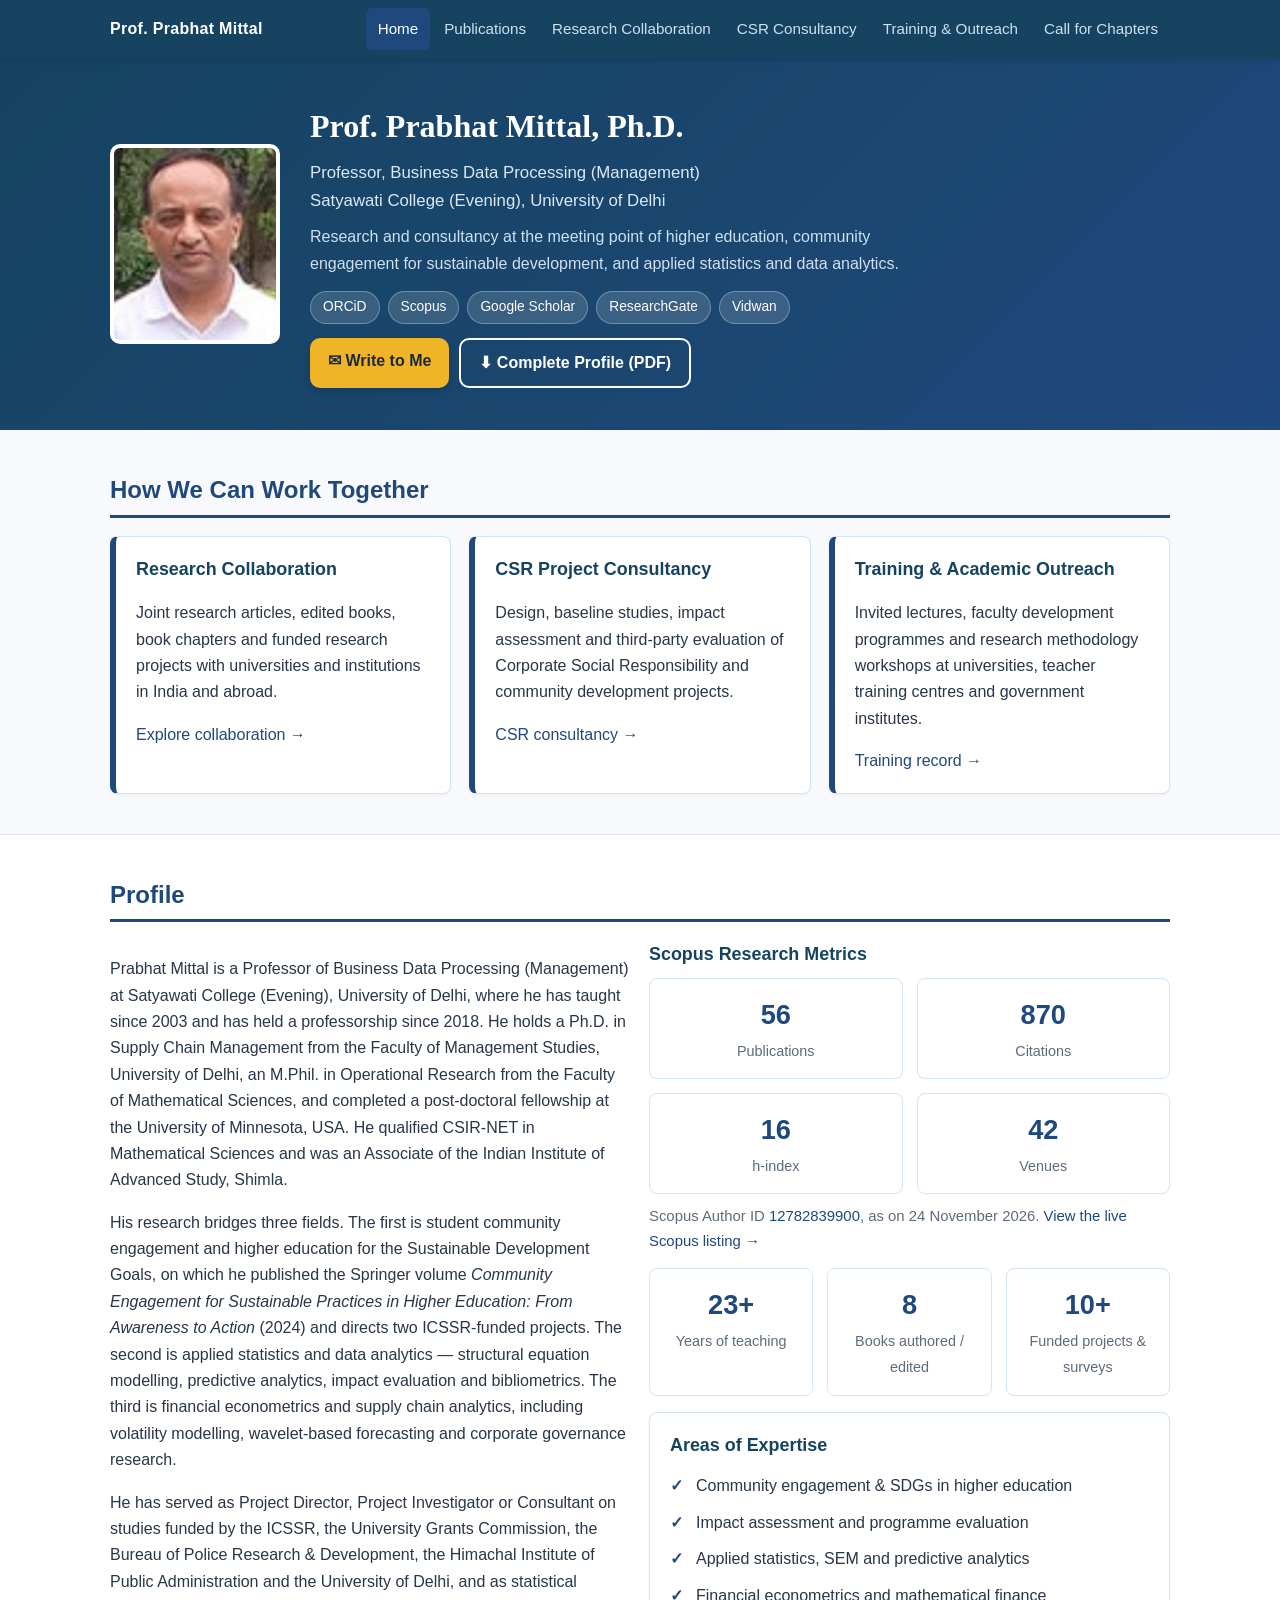
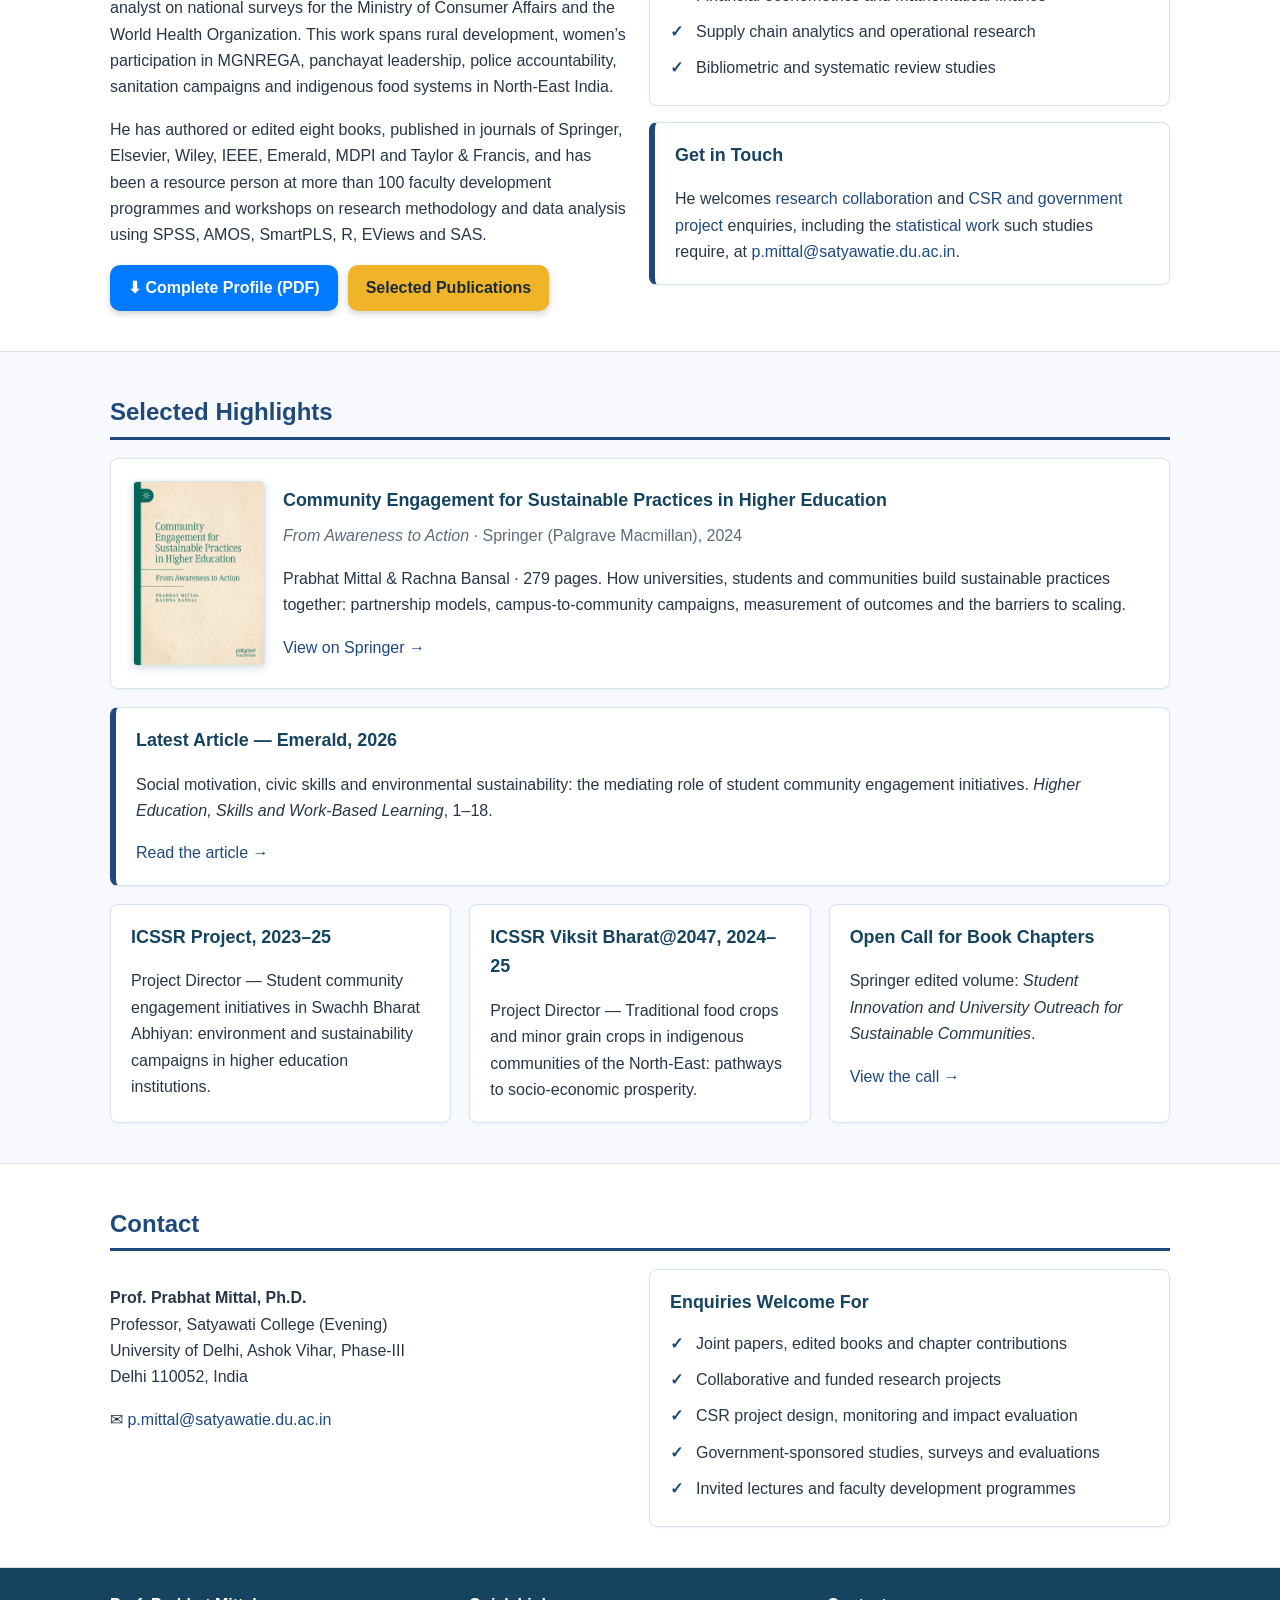
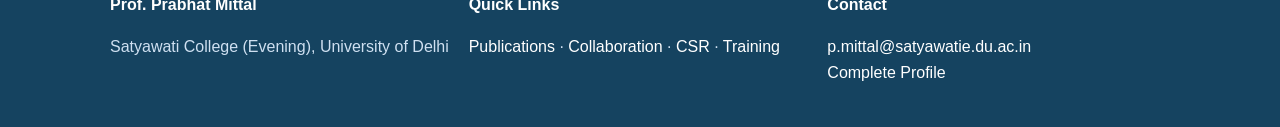
<file: index.html>
<!DOCTYPE html>
<html lang="en">
<head>
<meta charset="UTF-8" />
<meta name="viewport" content="width=device-width, initial-scale=1" />
<title>Prof. Prabhat Mittal | University of Delhi</title>
<meta name="description" content="Prof. Prabhat Mittal, Satyawati College (Evening), University of Delhi: research collaboration, CSR engagement, impact evaluation and academic outreach." />


<!-- seo -->
<link rel="canonical" href="https://profmittal-tech.github.io/" />
<meta name="robots" content="index, follow, max-image-preview:large" />
<meta name="author" content="Prabhat Mittal" />
<meta name="keywords" content="Prabhat Mittal, University of Delhi, Satyawati College, research collaboration, CSR consultancy, community engagement, sustainable development goals, data analytics" />
<!-- /seo -->
<!-- link preview -->
<meta property="og:type" content="website" />
<meta property="og:site_name" content="Prof. Prabhat Mittal" />
<meta property="og:title" content="Prof. Prabhat Mittal | University of Delhi" />
<meta property="og:description" content="Prof. Prabhat Mittal, Satyawati College (Evening), University of Delhi: research collaboration, CSR engagement, impact evaluation and academic outreach." />
<meta property="og:url" content="https://profmittal-tech.github.io/" />
<meta property="og:image" content="https://profmittal-tech.github.io/assets/img/prabhat-mittal.jpg" />
<meta name="twitter:card" content="summary" />
<!-- /link preview -->
<link rel="stylesheet" href="assets/css/style.css" />

<script type="application/ld+json">
{
  "@context": "https://schema.org",
  "@type": "Person",
  "name": "Prabhat Mittal",
  "honorificPrefix": "Prof.",
  "honorificSuffix": "Ph.D.",
  "jobTitle": "Professor of Business Data Processing (Management)",
  "email": "mailto:p.mittal@satyawatie.du.ac.in",
  "url": "https://profmittal-tech.github.io/",
  "image": "https://profmittal-tech.github.io/assets/img/prabhat-mittal.jpg",
  "worksFor": {
    "@type": "CollegeOrUniversity",
    "name": "Satyawati College (Evening), University of Delhi",
    "address": {
      "@type": "PostalAddress",
      "streetAddress": "Ashok Vihar, Phase-III",
      "addressLocality": "Delhi",
      "postalCode": "110052",
      "addressCountry": "IN"
    }
  },
  "alumniOf": [
    { "@type": "CollegeOrUniversity", "name": "University of Delhi" },
    { "@type": "CollegeOrUniversity", "name": "University of Minnesota" }
  ],
  "knowsAbout": [
    "Community engagement in higher education",
    "Sustainable Development Goals",
    "Impact assessment and programme evaluation",
    "Applied statistics and structural equation modelling",
    "Financial econometrics",
    "Bibliometric analysis"
  ],
  "identifier": [
    { "@type": "PropertyValue", "propertyID": "ORCID", "value": "0000-0001-5352-7955" },
    { "@type": "PropertyValue", "propertyID": "Scopus Author ID", "value": "12782839900" }
  ],
  "sameAs": [
    "https://orcid.org/0000-0001-5352-7955",
    "https://www.scopus.com/authid/detail.uri?authorId=12782839900",
    "https://scholar.google.co.in/citations?user=3ZsE5JoAAAAJ",
    "https://www.researchgate.net/profile/Prabhat-Mittal",
    "https://vidwan.inflibnet.ac.in/profile/105974"
  ]
}
</script>
</head>
<body>

<header class="topbar">
  <div class="wrap">
    <a class="brand" href="index.html">Prof. Prabhat Mittal</a>
    <nav>
      <ul>
        <li><a class="active" href="index.html">Home</a></li>
        <li><a href="publications.html">Publications</a></li>
        <li><a href="collaborate.html">Research Collaboration</a></li>
        <li><a href="csr-consultancy.html">CSR Consultancy</a></li>
        <li><a href="training-outreach.html">Training &amp; Outreach</a></li>
        <li><a href="call-for-book-chapters/">Call for Chapters</a></li>
      </ul>
    </nav>
  </div>
</header>

<section class="hero">
  <div class="wrap">
    <img class="portrait" src="assets/img/prabhat-mittal.jpg" alt="Prof. Prabhat Mittal" />
    <div class="hero-text">
      <h1>Prof. Prabhat Mittal, Ph.D.</h1>
      <p class="role">Professor, Business Data Processing (Management)<br />Satyawati College (Evening), University of Delhi</p>
      <p class="tagline">Research and consultancy at the meeting point of higher education, community engagement for sustainable development, and applied statistics and data analytics.</p>
      <div class="idlinks">
        <a href="https://orcid.org/0000-0001-5352-7955" target="_blank" rel="noopener">ORCiD</a>
        <a href="https://www.scopus.com/authid/detail.uri?authorId=12782839900" target="_blank" rel="noopener">Scopus</a>
        <a href="https://scholar.google.co.in/citations?user=3ZsE5JoAAAAJ" target="_blank" rel="noopener">Google Scholar</a>
        <a href="https://www.researchgate.net/profile/Prabhat-Mittal" target="_blank" rel="noopener">ResearchGate</a>
        <a href="https://vidwan.inflibnet.ac.in/profile/105974" target="_blank" rel="noopener">Vidwan</a>
      </div>
      <div class="btn-row">
        <a class="btn gold" href="mailto:p.mittal@satyawatie.du.ac.in">&#9993; Write to Me</a>
        <a class="btn ghost" href="assets/docs/Prabhat-Mittal-Complete-Profile.pdf" target="_blank" rel="noopener">&#11015; Complete Profile (PDF)</a>
      </div>
    </div>
  </div>
</section>


<!-- ===================== INVITATIONS ===================== -->
<section class="block">
  <div class="wrap">
    <h2>How We Can Work Together</h2>
    <div class="grid grid-3">

      <div class="card accent">
        <h3>Research Collaboration</h3>
        <p>Joint research articles, edited books, book chapters and funded research projects with universities and institutions in India and abroad.</p>
        <p><a href="collaborate.html">Explore collaboration &rarr;</a></p>
      </div>

      <div class="card accent">
        <h3>CSR Project Consultancy</h3>
        <p>Design, baseline studies, impact assessment and third-party evaluation of Corporate Social Responsibility and community development projects.</p>
        <p><a href="csr-consultancy.html">CSR consultancy &rarr;</a></p>
      </div>

      <div class="card accent">
        <h3>Training &amp; Academic Outreach</h3>
        <p>Invited lectures, faculty development programmes and research methodology workshops at universities, teacher training centres and government institutes.</p>
        <p><a href="training-outreach.html">Training record &rarr;</a></p>
      </div>

    </div>
  </div>
</section>

<!-- =====================================================================
     PROFILE  (this write-up stands in place of a brief CV)
     SCOPUS METRICS: the four numbers below are typed in by hand.
     Refresh them from https://qtanalytics.in/scopus-search/author/12782839900
     and update the "as on" date in the caption.
     ===================================================================== -->
<section class="block alt" id="profile">
  <div class="wrap">
    <h2>Profile</h2>
    <div class="grid grid-2">
      <div>
        <p>Prabhat Mittal is a Professor of Business Data Processing (Management) at Satyawati College (Evening), University of Delhi, where he has taught since 2003 and has held a professorship since 2018. He holds a Ph.D. in Supply Chain Management from the Faculty of Management Studies, University of Delhi, an M.Phil. in Operational Research from the Faculty of Mathematical Sciences, and completed a post-doctoral fellowship at the University of Minnesota, USA. He qualified CSIR-NET in Mathematical Sciences and was an Associate of the Indian Institute of Advanced Study, Shimla.</p>

        <p>His research bridges three fields. The first is student community engagement and higher education for the Sustainable Development Goals, on which he published the Springer volume <em>Community Engagement for Sustainable Practices in Higher Education: From Awareness to Action</em> (2024) and directs two ICSSR-funded projects. The second is applied statistics and data analytics &mdash; structural equation modelling, predictive analytics, impact evaluation and bibliometrics. The third is financial econometrics and supply chain analytics, including volatility modelling, wavelet-based forecasting and corporate governance research.</p>

        <p>He has served as Project Director, Project Investigator or Consultant on studies funded by the ICSSR, the University Grants Commission, the Bureau of Police Research &amp; Development, the Himachal Institute of Public Administration and the University of Delhi, and as statistical analyst on national surveys for the Ministry of Consumer Affairs and the World Health Organization. This work spans rural development, women&rsquo;s participation in MGNREGA, panchayat leadership, police accountability, sanitation campaigns and indigenous food systems in North-East India.</p>

        <p>He has authored or edited eight books, published in journals of Springer, Elsevier, Wiley, IEEE, Emerald, MDPI and Taylor &amp; Francis, and has been a resource person at more than 100 faculty development programmes and workshops on research methodology and data analysis using SPSS, AMOS, SmartPLS, R, EViews and SAS.</p>

        <div class="btn-row">
          <a class="btn" href="assets/docs/Prabhat-Mittal-Complete-Profile.pdf" target="_blank" rel="noopener">&#11015; Complete Profile (PDF)</a>
          <a class="btn gold" href="publications.html">Selected Publications</a>
        </div>
      </div>

      <div>
        <h3>Scopus Research Metrics</h3>
        <div class="stats two-col">
          <div class="stat"><span class="num">56</span><span class="lbl">Publications</span></div>
          <div class="stat"><span class="num">870</span><span class="lbl">Citations</span></div>
          <div class="stat"><span class="num">16</span><span class="lbl">h-index</span></div>
          <div class="stat"><span class="num">42</span><span class="lbl">Venues</span></div>
        </div>
        <p class="note" style="margin-top:10px">
          Scopus Author ID <a href="https://www.scopus.com/authid/detail.uri?authorId=12782839900" target="_blank" rel="noopener">12782839900</a>, as on 24 November 2026.
          <a href="https://qtanalytics.in/scopus-search/author/12782839900" target="_blank" rel="noopener">View the live Scopus listing &rarr;</a>
        </p>

        <div class="stats" style="margin-top:14px">
          <div class="stat"><span class="num">23+</span><span class="lbl">Years of teaching</span></div>
          <div class="stat"><span class="num">8</span><span class="lbl">Books authored / edited</span></div>
          <div class="stat"><span class="num">10+</span><span class="lbl">Funded projects &amp; surveys</span></div>
        </div>

        <div class="card" style="margin-top:16px">
          <h3>Areas of Expertise</h3>
          <ul class="checks">
            <li>Community engagement &amp; SDGs in higher education</li>
            <li>Impact assessment and programme evaluation</li>
            <li>Applied statistics, SEM and predictive analytics</li>
            <li>Financial econometrics and mathematical finance</li>
            <li>Supply chain analytics and operational research</li>
            <li>Bibliometric and systematic review studies</li>
          </ul>
        </div>

        <div class="card accent" style="margin-top:16px">
          <h3>Get in Touch</h3>
          <p>He welcomes <a href="collaborate.html">research collaboration</a> and <a href="csr-consultancy.html">CSR and government project</a> enquiries, including the <a href="csr-consultancy.html#statistics">statistical work</a> such studies require, at <a href="mailto:p.mittal@satyawatie.du.ac.in">p.mittal@satyawatie.du.ac.in</a>.</p>
        </div>
      </div>
    </div>
  </div>
</section>

<!-- ===================== HIGHLIGHTS ===================== -->
<section class="block">
  <div class="wrap">
    <h2>Selected Highlights</h2>

    <div class="card book-card feature">
      <img src="assets/img/community-engagement-book-cover.jpg" alt="Cover of Community Engagement for Sustainable Practices in Higher Education" />
      <div>
        <h3>Community Engagement for Sustainable Practices in Higher Education</h3>
        <p class="sub"><em>From Awareness to Action</em> &middot; Springer (Palgrave Macmillan), 2024</p>
        <p>Prabhat Mittal &amp; Rachna Bansal &middot; 279 pages. How universities, students and communities build sustainable practices together: partnership models, campus-to-community campaigns, measurement of outcomes and the barriers to scaling.</p>
        <p><a href="https://doi.org/10.1007/978-3-031-63981-4" target="_blank" rel="noopener">View on Springer &rarr;</a></p>
      </div>
    </div>

    <div class="card accent" style="margin-top:18px">
      <h3>Latest Article &mdash; Emerald, 2026</h3>
      <p>Social motivation, civic skills and environmental sustainability: the mediating role of student community engagement initiatives. <em>Higher Education, Skills and Work-Based Learning</em>, 1&ndash;18.</p>
      <p><a href="https://doi.org/10.1108/HESWBL-01-2026-0057" target="_blank" rel="noopener">Read the article &rarr;</a></p>
    </div>

    <div class="grid grid-3" style="margin-top:18px">
      <div class="card">
        <h3>ICSSR Project, 2023&ndash;25</h3>
        <p>Project Director &mdash; Student community engagement initiatives in Swachh Bharat Abhiyan: environment and sustainability campaigns in higher education institutions.</p>
      </div>
      <div class="card">
        <h3>ICSSR Viksit Bharat@2047, 2024&ndash;25</h3>
        <p>Project Director &mdash; Traditional food crops and minor grain crops in indigenous communities of the North-East: pathways to socio-economic prosperity.</p>
      </div>
      <div class="card">
        <h3>Open Call for Book Chapters</h3>
        <p>Springer edited volume: <em>Student Innovation and University Outreach for Sustainable Communities</em>.</p>
        <p><a href="call-for-book-chapters/">View the call &rarr;</a></p>
      </div>
    </div>
  </div>
</section>

<!-- ===================== CONTACT ===================== -->
<section class="block alt" id="contact">
  <div class="wrap">
    <h2>Contact</h2>
    <div class="grid grid-2">
      <div>
        <p><strong>Prof. Prabhat Mittal, Ph.D.</strong><br />
          Professor, Satyawati College (Evening)<br />
          University of Delhi, Ashok Vihar, Phase-III<br />
          Delhi 110052, India</p>
        <p>&#9993; <a href="mailto:p.mittal@satyawatie.du.ac.in">p.mittal@satyawatie.du.ac.in</a></p>
      </div>
      <div class="card">
        <h3>Enquiries Welcome For</h3>
        <ul class="checks">
          <li>Joint papers, edited books and chapter contributions</li>
          <li>Collaborative and funded research projects</li>
          <li>CSR project design, monitoring and impact evaluation</li>
          <li>Government-sponsored studies, surveys and evaluations</li>
          <li>Invited lectures and faculty development programmes</li>
        </ul>
      </div>
    </div>
  </div>
</section>

<footer class="site-footer">
  <div class="wrap cols">
    <div>
      <h4>Prof. Prabhat Mittal</h4>
      <p>Satyawati College (Evening), University of Delhi</p>
    </div>
    <div>
      <h4>Quick Links</h4>
      <p><a href="publications.html">Publications</a> &middot; <a href="collaborate.html">Collaboration</a> &middot; <a href="csr-consultancy.html">CSR</a> &middot; <a href="training-outreach.html">Training</a></p>
    </div>
    <div>
      <h4>Contact</h4>
      <p><a href="mailto:p.mittal@satyawatie.du.ac.in">p.mittal@satyawatie.du.ac.in</a><br />
        <a href="assets/docs/Prabhat-Mittal-Complete-Profile.pdf" target="_blank" rel="noopener">Complete Profile</a></p>
    </div>
  </div>
</footer>

</body>
</html>
</file>
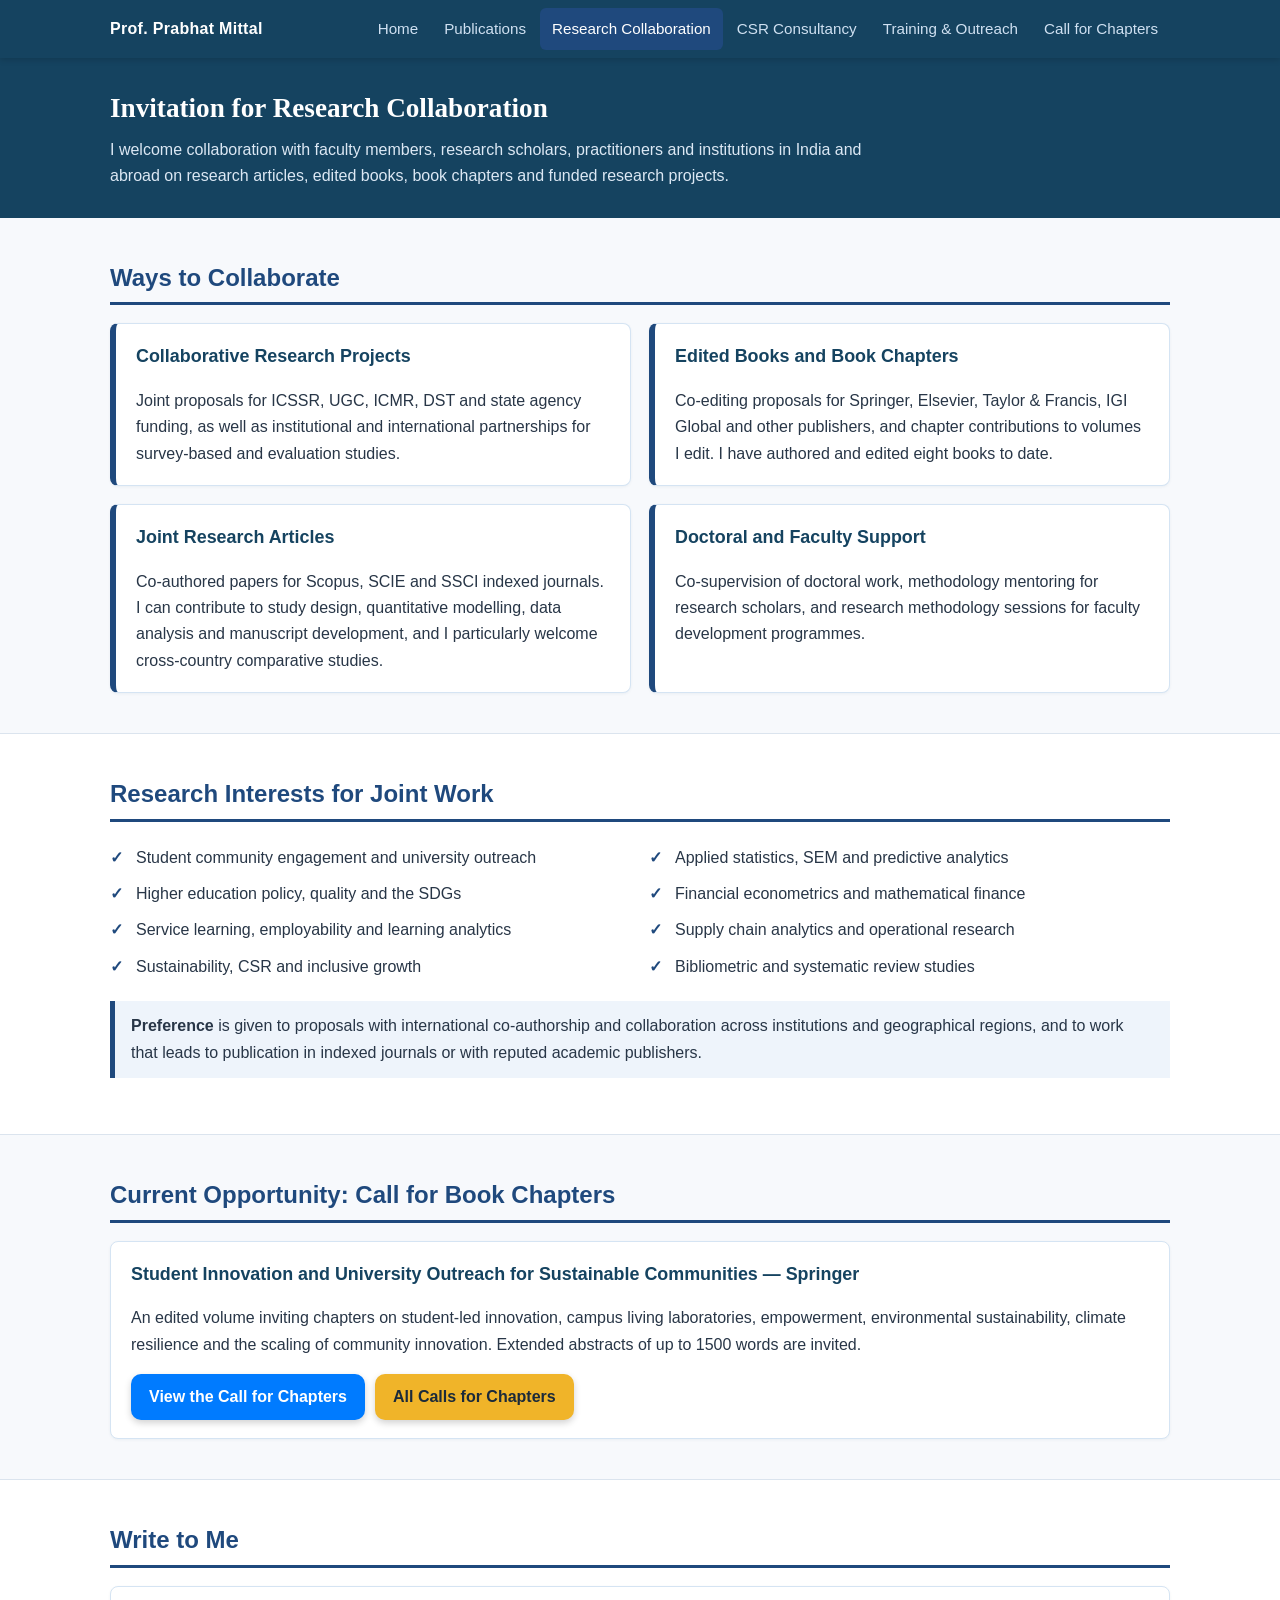
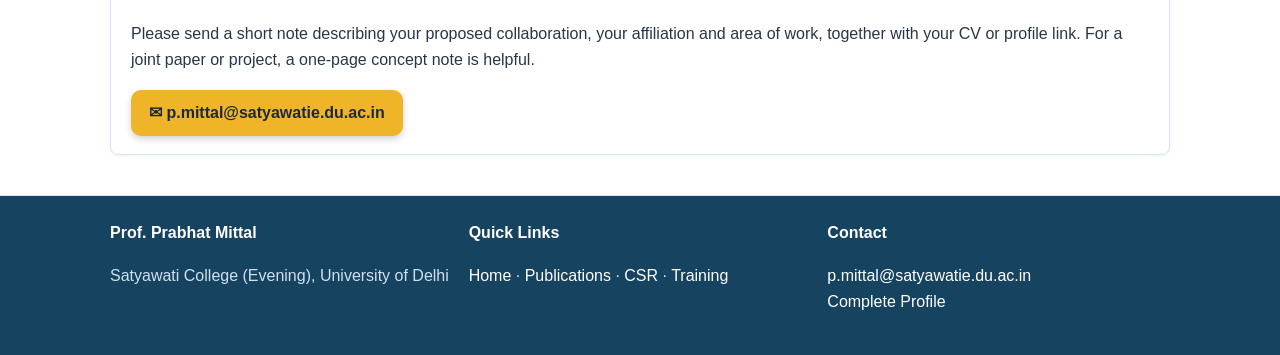
<file: collaborate.html>
<!DOCTYPE html>
<html lang="en">
<head>
<meta charset="UTF-8" />
<meta name="viewport" content="width=device-width, initial-scale=1" />
<title>Research Collaboration | Prof. Prabhat Mittal</title>
<meta name="description" content="Research collaboration with Prof. Prabhat Mittal, University of Delhi: joint projects, edited books, book chapters and co-authored articles." />


<!-- seo -->
<link rel="canonical" href="https://profmittal-tech.github.io/collaborate.html" />
<meta name="robots" content="index, follow, max-image-preview:large" />
<meta name="author" content="Prabhat Mittal" />
<meta name="keywords" content="research collaboration India, joint research papers, edited book proposals, book chapter contributions, ICSSR research projects, international co-authorship" />
<!-- /seo -->
<!-- link preview -->
<meta property="og:type" content="website" />
<meta property="og:site_name" content="Prof. Prabhat Mittal" />
<meta property="og:title" content="Research Collaboration | Prof. Prabhat Mittal" />
<meta property="og:description" content="Research collaboration with Prof. Prabhat Mittal, University of Delhi: joint projects, edited books, book chapters and co-authored articles." />
<meta property="og:url" content="https://profmittal-tech.github.io/collaborate.html" />
<meta property="og:image" content="https://profmittal-tech.github.io/assets/img/prabhat-mittal.jpg" />
<meta name="twitter:card" content="summary" />
<!-- /link preview -->
<link rel="stylesheet" href="assets/css/style.css" />
</head>
<body>

<header class="topbar">
  <div class="wrap">
    <a class="brand" href="index.html">Prof. Prabhat Mittal</a>
    <nav>
      <ul>
        <li><a href="index.html">Home</a></li>
        <li><a href="publications.html">Publications</a></li>
        <li><a class="active" href="collaborate.html">Research Collaboration</a></li>
        <li><a href="csr-consultancy.html">CSR Consultancy</a></li>
        <li><a href="training-outreach.html">Training &amp; Outreach</a></li>
        <li><a href="call-for-book-chapters/">Call for Chapters</a></li>
      </ul>
    </nav>
  </div>
</header>

<div class="page-head">
  <div class="wrap">
    <h1>Invitation for Research Collaboration</h1>
    <p>I welcome collaboration with faculty members, research scholars, practitioners and institutions in India and abroad on research articles, edited books, book chapters and funded research projects.</p>
  </div>
</div>

<section class="block">
  <div class="wrap">
    <h2>Ways to Collaborate</h2>
    <div class="grid grid-2 fixed-2">

      <div class="card accent">
        <h3>Collaborative Research Projects</h3>
        <p>Joint proposals for ICSSR, UGC, ICMR, DST and state agency funding, as well as institutional and international partnerships for survey-based and evaluation studies.</p>
      </div>

      <div class="card accent">
        <h3>Edited Books and Book Chapters</h3>
        <p>Co-editing proposals for Springer, Elsevier, Taylor &amp; Francis, IGI Global and other publishers, and chapter contributions to volumes I edit. I have authored and edited eight books to date.</p>
      </div>

      <div class="card accent">
        <h3>Joint Research Articles</h3>
        <p>Co-authored papers for Scopus, SCIE and SSCI indexed journals. I can contribute to study design, quantitative modelling, data analysis and manuscript development, and I particularly welcome cross-country comparative studies.</p>
      </div>

      <div class="card accent">
        <h3>Doctoral and Faculty Support</h3>
        <p>Co-supervision of doctoral work, methodology mentoring for research scholars, and research methodology sessions for faculty development programmes.</p>
      </div>

    </div>
  </div>
</section>

<section class="block alt">
  <div class="wrap">
    <h2>Research Interests for Joint Work</h2>
    <div class="grid grid-2">
      <div>
        <ul class="checks">
          <li>Student community engagement and university outreach</li>
          <li>Higher education policy, quality and the SDGs</li>
          <li>Service learning, employability and learning analytics</li>
          <li>Sustainability, CSR and inclusive growth</li>
        </ul>
      </div>
      <div>
        <ul class="checks">
          <li>Applied statistics, SEM and predictive analytics</li>
          <li>Financial econometrics and mathematical finance</li>
          <li>Supply chain analytics and operational research</li>
          <li>Bibliometric and systematic review studies</li>
        </ul>
      </div>
    </div>

    <div class="highlight">
      <strong>Preference</strong> is given to proposals with international co-authorship and collaboration across institutions and geographical regions, and to work that leads to publication in indexed journals or with reputed academic publishers.
    </div>
  </div>
</section>

<section class="block">
  <div class="wrap">
    <h2>Current Opportunity: Call for Book Chapters</h2>
    <div class="card">
      <h3>Student Innovation and University Outreach for Sustainable Communities &mdash; Springer</h3>
      <p>An edited volume inviting chapters on student-led innovation, campus living laboratories, empowerment, environmental sustainability, climate resilience and the scaling of community innovation. Extended abstracts of up to 1500 words are invited.</p>
      <div class="btn-row">
        <a class="btn" href="call-for-book-chapters/student-innovation/">View the Call for Chapters</a>
        <a class="btn gold" href="call-for-book-chapters/">All Calls for Chapters</a>
      </div>
    </div>
  </div>
</section>

<section class="block alt">
  <div class="wrap">
    <h2>Write to Me</h2>
    <div class="card">
      <p>Please send a short note describing your proposed collaboration, your affiliation and area of work, together with your CV or profile link. For a joint paper or project, a one-page concept note is helpful.</p>
      <p class="btn-row"><a class="btn gold" href="mailto:p.mittal@satyawatie.du.ac.in?subject=Research%20Collaboration%20Proposal">&#9993; p.mittal@satyawatie.du.ac.in</a></p>
    </div>
  </div>
</section>

<footer class="site-footer">
  <div class="wrap cols">
    <div>
      <h4>Prof. Prabhat Mittal</h4>
      <p>Satyawati College (Evening), University of Delhi</p>
    </div>
    <div>
      <h4>Quick Links</h4>
      <p><a href="index.html">Home</a> &middot; <a href="publications.html">Publications</a> &middot; <a href="csr-consultancy.html">CSR</a> &middot; <a href="training-outreach.html">Training</a></p>
    </div>
    <div>
      <h4>Contact</h4>
      <p><a href="mailto:p.mittal@satyawatie.du.ac.in">p.mittal@satyawatie.du.ac.in</a><br />
        <a href="assets/docs/Prabhat-Mittal-Complete-Profile.pdf" target="_blank" rel="noopener">Complete Profile</a></p>
    </div>
  </div>
</footer>

</body>
</html>
</file>
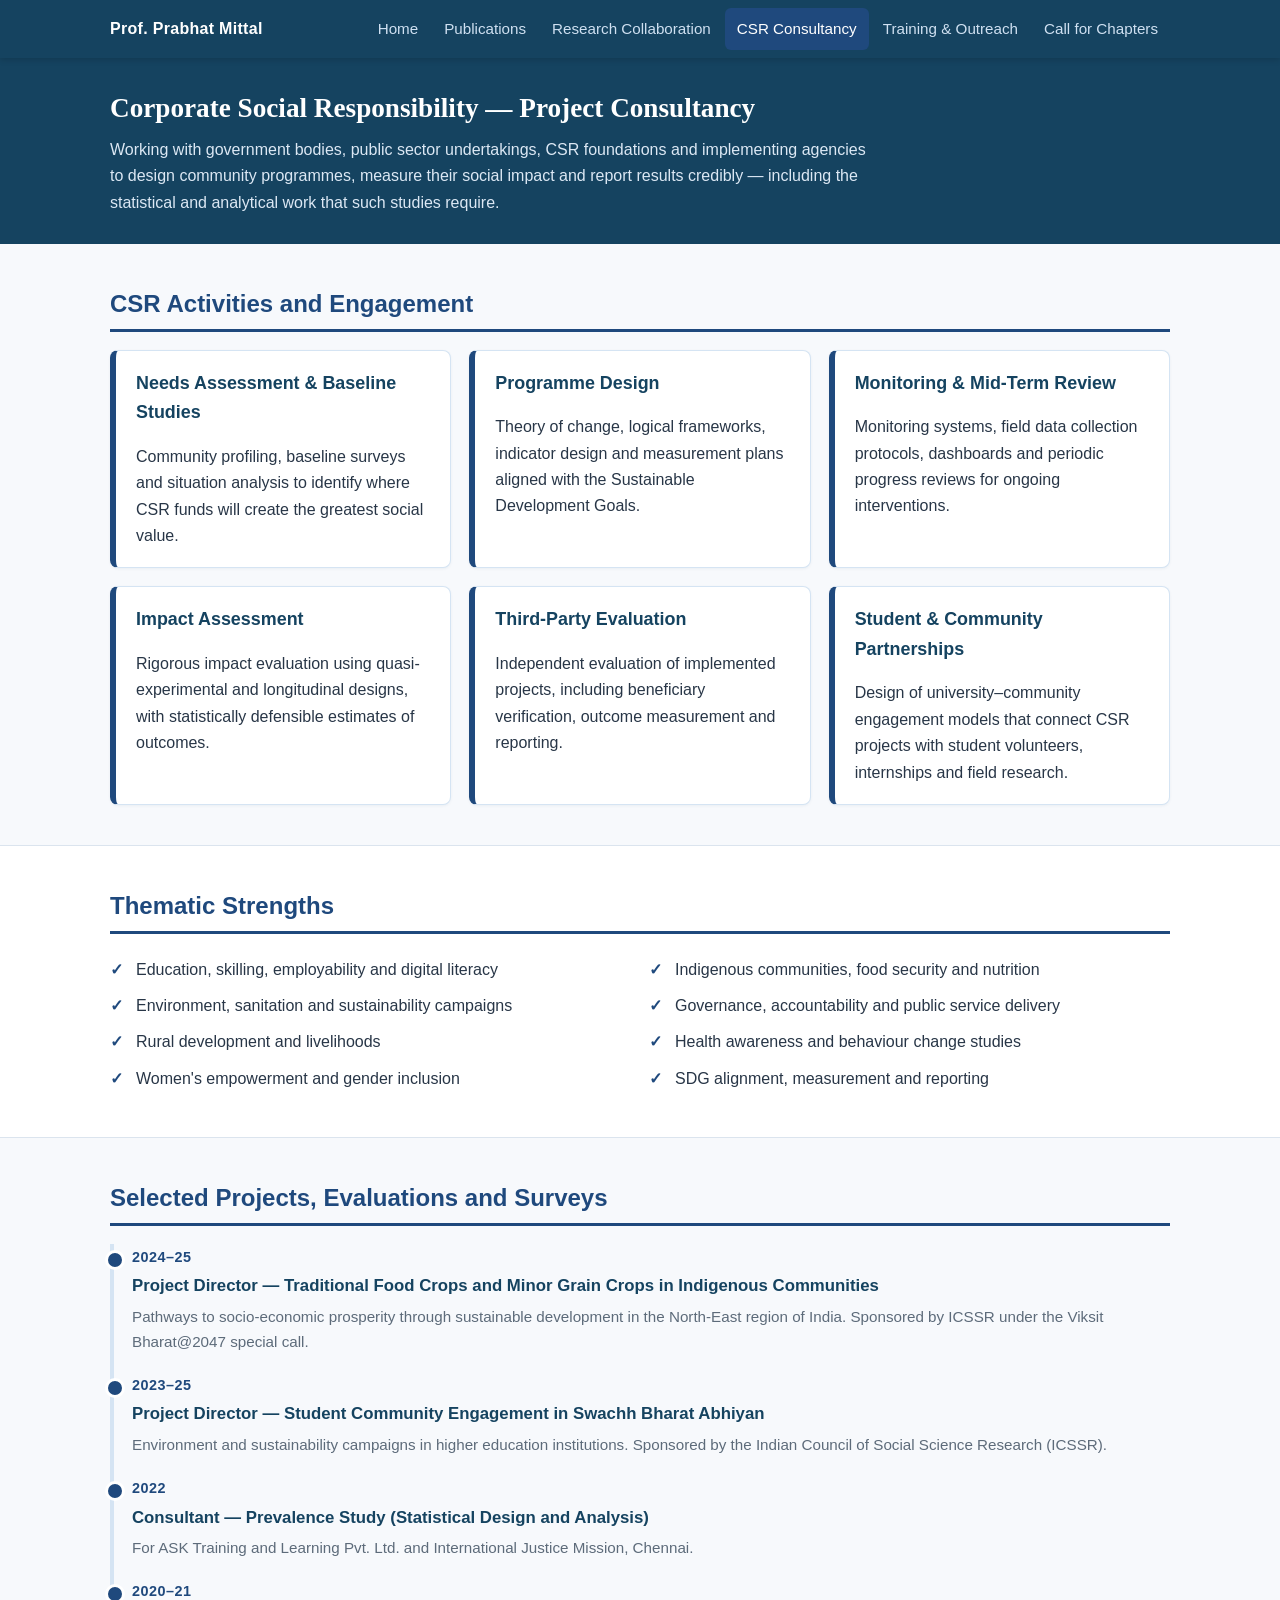
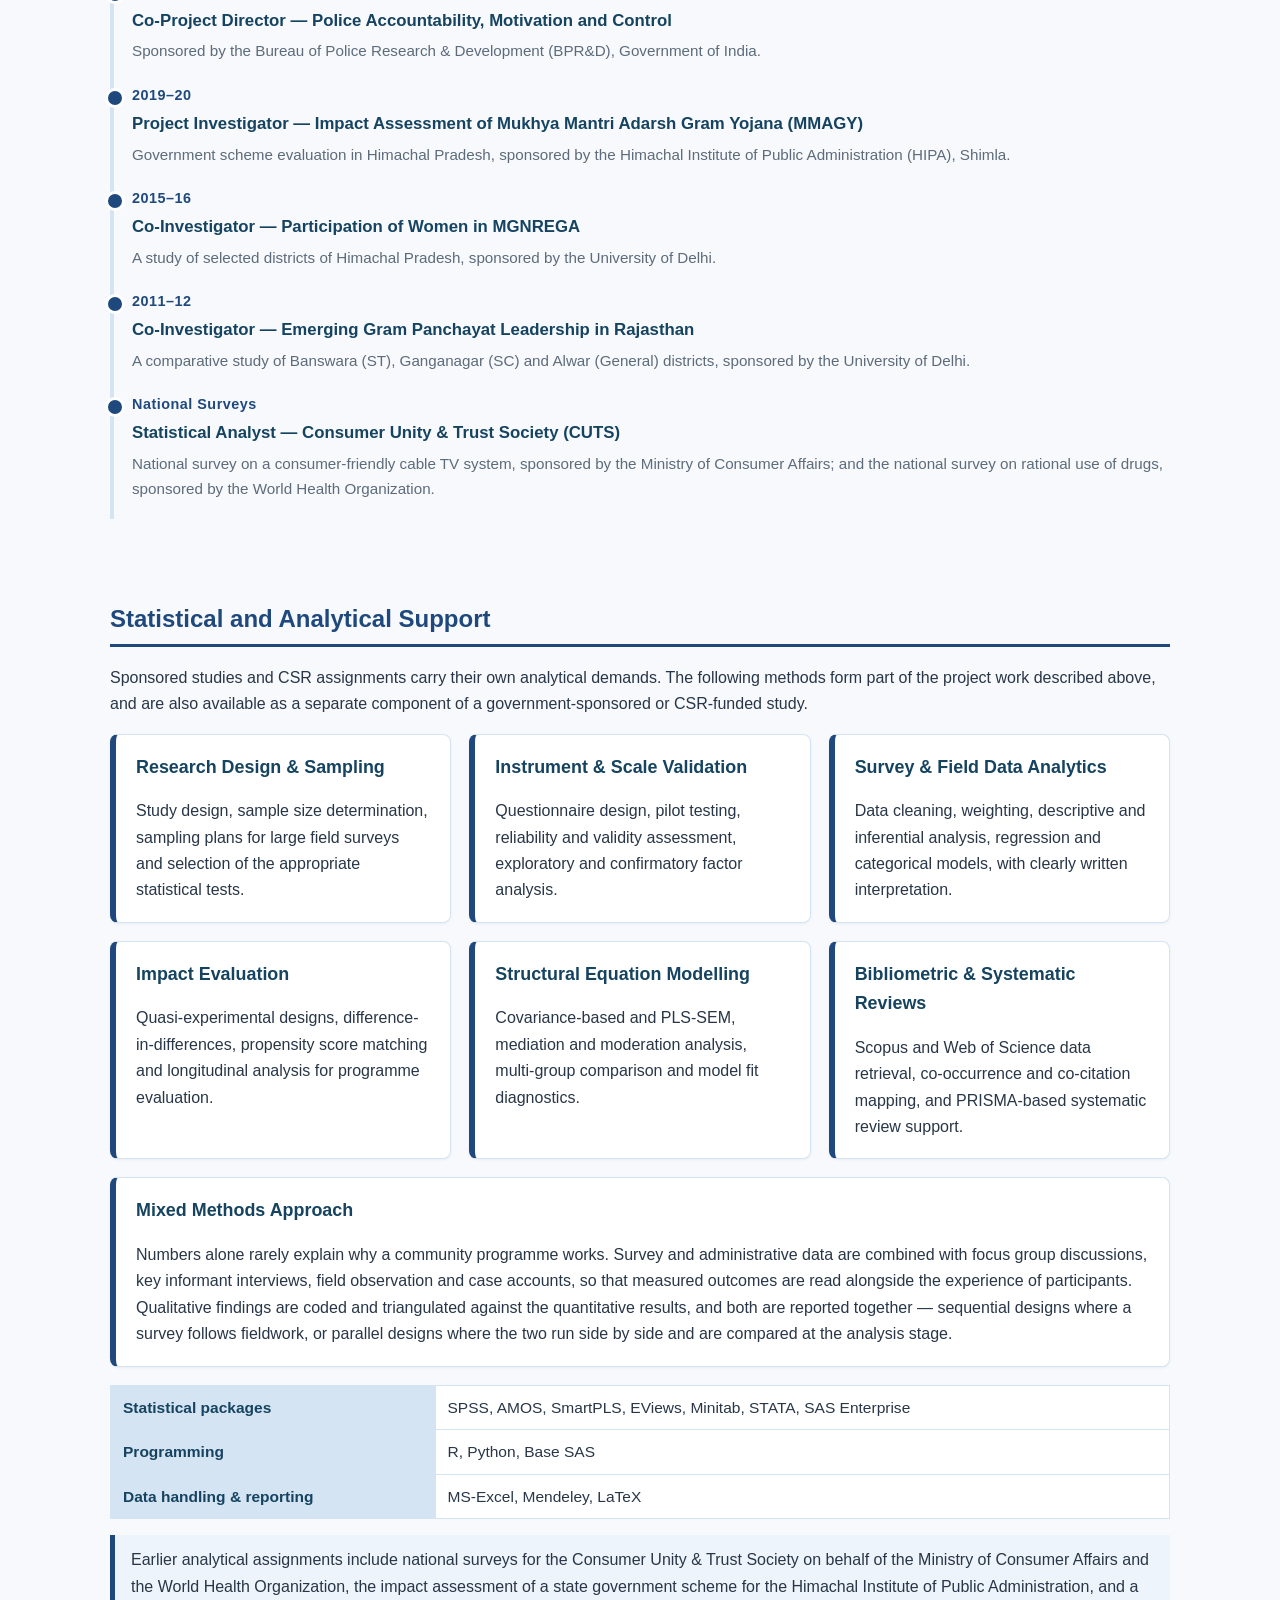
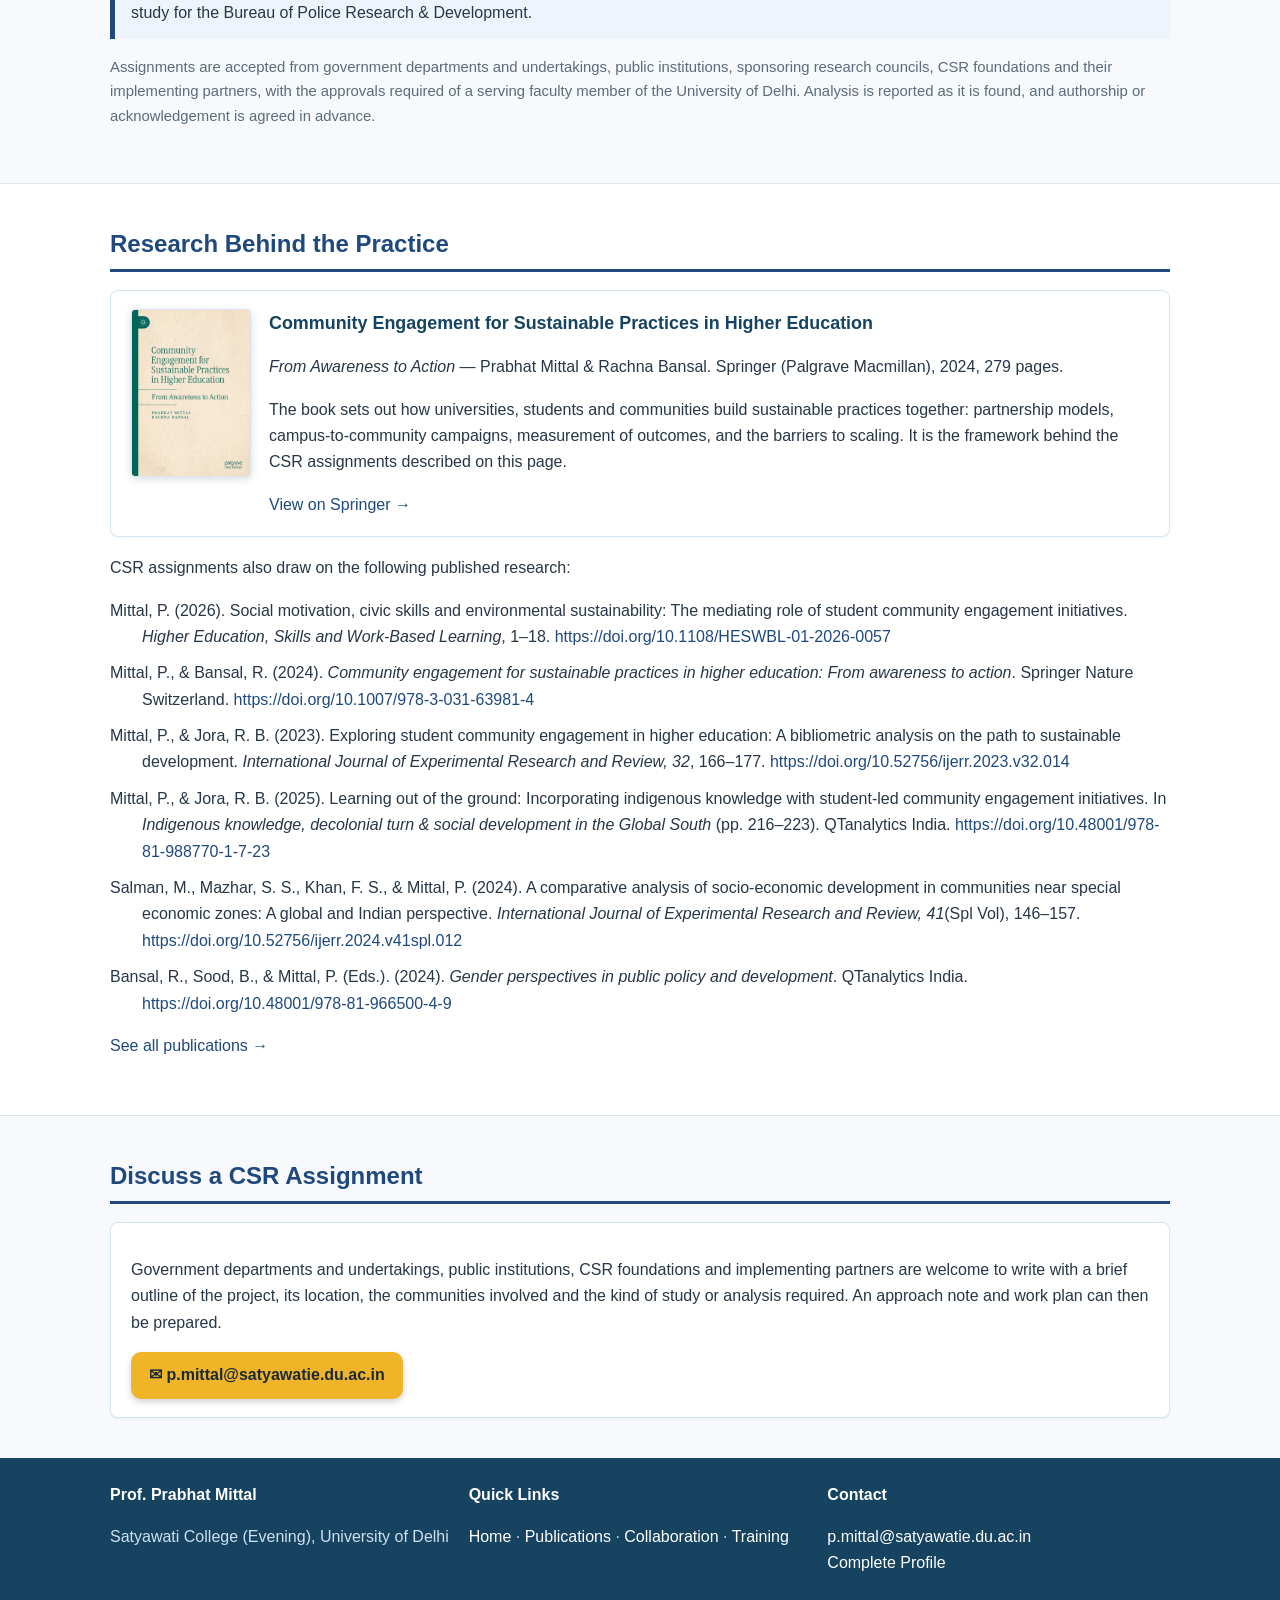
<file: csr-consultancy.html>
<!DOCTYPE html>
<html lang="en">
<head>
<meta charset="UTF-8" />
<meta name="viewport" content="width=device-width, initial-scale=1" />
<title>CSR Activities &amp; Engagement | Prof. Prabhat Mittal</title>
<meta name="description" content="CSR and government projects through Satyawati College, University of Delhi: needs assessment, monitoring and impact evaluation by Prof. Prabhat Mittal." />


<!-- seo -->
<link rel="canonical" href="https://profmittal-tech.github.io/csr-consultancy.html" />
<meta name="robots" content="index, follow, max-image-preview:large" />
<meta name="author" content="Prabhat Mittal" />
<meta name="keywords" content="CSR consultancy India, CSR impact assessment, third party evaluation, baseline survey, community development programme evaluation, SDG reporting, mixed methods research" />
<!-- /seo -->
<!-- link preview -->
<meta property="og:type" content="website" />
<meta property="og:site_name" content="Prof. Prabhat Mittal" />
<meta property="og:title" content="CSR Activities &amp; Engagement | Prof. Prabhat Mittal" />
<meta property="og:description" content="CSR and government projects through Satyawati College, University of Delhi: needs assessment, monitoring and impact evaluation by Prof. Prabhat Mittal." />
<meta property="og:url" content="https://profmittal-tech.github.io/csr-consultancy.html" />
<meta property="og:image" content="https://profmittal-tech.github.io/assets/img/prabhat-mittal.jpg" />
<meta name="twitter:card" content="summary" />
<!-- /link preview -->
<link rel="stylesheet" href="assets/css/style.css" />
</head>
<body>

<header class="topbar">
  <div class="wrap">
    <a class="brand" href="index.html">Prof. Prabhat Mittal</a>
    <nav>
      <ul>
        <li><a href="index.html">Home</a></li>
        <li><a href="publications.html">Publications</a></li>
        <li><a href="collaborate.html">Research Collaboration</a></li>
        <li><a class="active" href="csr-consultancy.html">CSR Consultancy</a></li>
        <li><a href="training-outreach.html">Training &amp; Outreach</a></li>
        <li><a href="call-for-book-chapters/">Call for Chapters</a></li>
      </ul>
    </nav>
  </div>
</header>

<div class="page-head">
  <div class="wrap">
    <h1>Corporate Social Responsibility &mdash; Project Consultancy</h1>
    <p>Working with government bodies, public sector undertakings, CSR foundations and implementing agencies to design community programmes, measure their social impact and report results credibly &mdash; including the statistical and analytical work that such studies require.</p>
  </div>
</div>

<section class="block">
  <div class="wrap">
    <h2>CSR Activities and Engagement</h2>
    <div class="grid grid-3 fixed-3">

      <div class="card accent">
        <h3>Needs Assessment &amp; Baseline Studies</h3>
        <p>Community profiling, baseline surveys and situation analysis to identify where CSR funds will create the greatest social value.</p>
      </div>

      <div class="card accent">
        <h3>Programme Design</h3>
        <p>Theory of change, logical frameworks, indicator design and measurement plans aligned with the Sustainable Development Goals.</p>
      </div>

      <div class="card accent">
        <h3>Monitoring &amp; Mid-Term Review</h3>
        <p>Monitoring systems, field data collection protocols, dashboards and periodic progress reviews for ongoing interventions.</p>
      </div>

      <div class="card accent">
        <h3>Impact Assessment</h3>
        <p>Rigorous impact evaluation using quasi-experimental and longitudinal designs, with statistically defensible estimates of outcomes.</p>
      </div>

      <div class="card accent">
        <h3>Third-Party Evaluation</h3>
        <p>Independent evaluation of implemented projects, including beneficiary verification, outcome measurement and reporting.</p>
      </div>

      <div class="card accent">
        <h3>Student &amp; Community Partnerships</h3>
        <p>Design of university&ndash;community engagement models that connect CSR projects with student volunteers, internships and field research.</p>
      </div>

    </div>
  </div>
</section>

<section class="block alt">
  <div class="wrap">
    <h2>Thematic Strengths</h2>
    <div class="grid grid-2">
      <div>
        <ul class="checks">
          <li>Education, skilling, employability and digital literacy</li>
          <li>Environment, sanitation and sustainability campaigns</li>
          <li>Rural development and livelihoods</li>
          <li>Women's empowerment and gender inclusion</li>
        </ul>
      </div>
      <div>
        <ul class="checks">
          <li>Indigenous communities, food security and nutrition</li>
          <li>Governance, accountability and public service delivery</li>
          <li>Health awareness and behaviour change studies</li>
          <li>SDG alignment, measurement and reporting</li>
        </ul>
      </div>
    </div>
  </div>
</section>

<section class="block">
  <div class="wrap">
    <h2>Selected Projects, Evaluations and Surveys</h2>

    <div class="project">
      <span class="years">2024&ndash;25</span>
      <h3>Project Director &mdash; Traditional Food Crops and Minor Grain Crops in Indigenous Communities</h3>
      <p>Pathways to socio-economic prosperity through sustainable development in the North-East region of India. Sponsored by ICSSR under the Viksit Bharat@2047 special call.</p>
    </div>

    <div class="project">
      <span class="years">2023&ndash;25</span>
      <h3>Project Director &mdash; Student Community Engagement in Swachh Bharat Abhiyan</h3>
      <p>Environment and sustainability campaigns in higher education institutions. Sponsored by the Indian Council of Social Science Research (ICSSR).</p>
    </div>

    <div class="project">
      <span class="years">2022</span>
      <h3>Consultant &mdash; Prevalence Study (Statistical Design and Analysis)</h3>
      <p>For ASK Training and Learning Pvt. Ltd. and International Justice Mission, Chennai.</p>
    </div>

    <div class="project">
      <span class="years">2020&ndash;21</span>
      <h3>Co-Project Director &mdash; Police Accountability, Motivation and Control</h3>
      <p>Sponsored by the Bureau of Police Research &amp; Development (BPR&amp;D), Government of India.</p>
    </div>

    <div class="project">
      <span class="years">2019&ndash;20</span>
      <h3>Project Investigator &mdash; Impact Assessment of Mukhya Mantri Adarsh Gram Yojana (MMAGY)</h3>
      <p>Government scheme evaluation in Himachal Pradesh, sponsored by the Himachal Institute of Public Administration (HIPA), Shimla.</p>
    </div>

    <div class="project">
      <span class="years">2015&ndash;16</span>
      <h3>Co-Investigator &mdash; Participation of Women in MGNREGA</h3>
      <p>A study of selected districts of Himachal Pradesh, sponsored by the University of Delhi.</p>
    </div>

    <div class="project">
      <span class="years">2011&ndash;12</span>
      <h3>Co-Investigator &mdash; Emerging Gram Panchayat Leadership in Rajasthan</h3>
      <p>A comparative study of Banswara (ST), Ganganagar (SC) and Alwar (General) districts, sponsored by the University of Delhi.</p>
    </div>

    <div class="project">
      <span class="years">National Surveys</span>
      <h3>Statistical Analyst &mdash; Consumer Unity &amp; Trust Society (CUTS)</h3>
      <p>National survey on a consumer-friendly cable TV system, sponsored by the Ministry of Consumer Affairs; and the national survey on rational use of drugs, sponsored by the World Health Organization.</p>
    </div>

  </div>
</section>

<section class="block" id="statistics">
  <div class="wrap">
    <h2>Statistical and Analytical Support</h2>
    <p>Sponsored studies and CSR assignments carry their own analytical demands. The following methods form part of
      the project work described above, and are also available as a separate component of a government-sponsored or
      CSR-funded study.</p>

    <div class="grid grid-3 fixed-3">
      <div class="card accent">
        <h3>Research Design &amp; Sampling</h3>
        <p>Study design, sample size determination, sampling plans for large field surveys and selection of the
          appropriate statistical tests.</p>
      </div>
      <div class="card accent">
        <h3>Instrument &amp; Scale Validation</h3>
        <p>Questionnaire design, pilot testing, reliability and validity assessment, exploratory and confirmatory
          factor analysis.</p>
      </div>
      <div class="card accent">
        <h3>Survey &amp; Field Data Analytics</h3>
        <p>Data cleaning, weighting, descriptive and inferential analysis, regression and categorical models, with
          clearly written interpretation.</p>
      </div>
      <div class="card accent">
        <h3>Impact Evaluation</h3>
        <p>Quasi-experimental designs, difference-in-differences, propensity score matching and longitudinal analysis
          for programme evaluation.</p>
      </div>
      <div class="card accent">
        <h3>Structural Equation Modelling</h3>
        <p>Covariance-based and PLS-SEM, mediation and moderation analysis, multi-group comparison and model fit
          diagnostics.</p>
      </div>
      <div class="card accent">
        <h3>Bibliometric &amp; Systematic Reviews</h3>
        <p>Scopus and Web of Science data retrieval, co-occurrence and co-citation mapping, and PRISMA-based
          systematic review support.</p>
      </div>
    </div>

    <div class="card accent" style="margin-top:18px">
      <h3>Mixed Methods Approach</h3>
      <p>Numbers alone rarely explain why a community programme works. Survey and administrative data are combined
        with focus group discussions, key informant interviews, field observation and case accounts, so that measured
        outcomes are read alongside the experience of participants. Qualitative findings are coded and triangulated
        against the quantitative results, and both are reported together &mdash; sequential designs where a survey
        follows fieldwork, or parallel designs where the two run side by side and are compared at the analysis stage.</p>
    </div>

    <div class="table-scroll" style="margin-top:18px">
      <table>
        <tr><th>Statistical packages</th><td>SPSS, AMOS, SmartPLS, EViews, Minitab, STATA, SAS Enterprise</td></tr>
        <tr><th>Programming</th><td>R, Python, Base SAS</td></tr>
        <tr><th>Data handling &amp; reporting</th><td>MS-Excel, Mendeley, LaTeX</td></tr>
      </table>
    </div>

    <div class="highlight">
      Earlier analytical assignments include national surveys for the Consumer Unity &amp; Trust Society on behalf of
      the Ministry of Consumer Affairs and the World Health Organization, the impact assessment of a state government
      scheme for the Himachal Institute of Public Administration, and a study for the Bureau of Police Research &amp;
      Development.
    </div>

    <p class="note">Assignments are accepted from government departments and undertakings, public institutions,
      sponsoring research councils, CSR foundations and their implementing partners, with the approvals required of a
      serving faculty member of the University of Delhi. Analysis is reported as it is found, and authorship or
      acknowledgement is agreed in advance.</p>
  </div>
</section>

<section class="block alt">
  <div class="wrap">
    <h2>Research Behind the Practice</h2>

    <div class="card book-card" style="margin-bottom:18px">
      <img src="assets/img/community-engagement-book-cover.jpg" alt="Cover of Community Engagement for Sustainable Practices in Higher Education: From Awareness to Action" />
      <div>
        <h3>Community Engagement for Sustainable Practices in Higher Education</h3>
        <p><em>From Awareness to Action</em> &mdash; Prabhat Mittal &amp; Rachna Bansal. Springer (Palgrave Macmillan), 2024, 279 pages.</p>
        <p>The book sets out how universities, students and communities build sustainable practices together: partnership models, campus-to-community campaigns, measurement of outcomes, and the barriers to scaling. It is the framework behind the CSR assignments described on this page.</p>
        <p><a href="https://doi.org/10.1007/978-3-031-63981-4" target="_blank" rel="noopener">View on Springer &rarr;</a></p>
      </div>
    </div>

    <p>CSR assignments also draw on the following published research:</p>
    <ul class="refs">
      <li>Mittal, P. (2026). Social motivation, civic skills and environmental sustainability: The mediating role of student community engagement initiatives. <em>Higher Education, Skills and Work-Based Learning</em>, 1&ndash;18. <a href="https://doi.org/10.1108/HESWBL-01-2026-0057" target="_blank" rel="noopener">https://doi.org/10.1108/HESWBL-01-2026-0057</a></li>
      <li>Mittal, P., &amp; Bansal, R. (2024). <em>Community engagement for sustainable practices in higher education: From awareness to action</em>. Springer Nature Switzerland. <a href="https://doi.org/10.1007/978-3-031-63981-4" target="_blank" rel="noopener">https://doi.org/10.1007/978-3-031-63981-4</a></li>
      <li>Mittal, P., &amp; Jora, R. B. (2023). Exploring student community engagement in higher education: A bibliometric analysis on the path to sustainable development. <em>International Journal of Experimental Research and Review, 32</em>, 166&ndash;177. <a href="https://doi.org/10.52756/ijerr.2023.v32.014" target="_blank" rel="noopener">https://doi.org/10.52756/ijerr.2023.v32.014</a></li>
      <li>Mittal, P., &amp; Jora, R. B. (2025). Learning out of the ground: Incorporating indigenous knowledge with student-led community engagement initiatives. In <em>Indigenous knowledge, decolonial turn &amp; social development in the Global South</em> (pp. 216&ndash;223). QTanalytics India. <a href="https://doi.org/10.48001/978-81-988770-1-7-23" target="_blank" rel="noopener">https://doi.org/10.48001/978-81-988770-1-7-23</a></li>
      <li>Salman, M., Mazhar, S. S., Khan, F. S., &amp; Mittal, P. (2024). A comparative analysis of socio-economic development in communities near special economic zones: A global and Indian perspective. <em>International Journal of Experimental Research and Review, 41</em>(Spl Vol), 146&ndash;157. <a href="https://doi.org/10.52756/ijerr.2024.v41spl.012" target="_blank" rel="noopener">https://doi.org/10.52756/ijerr.2024.v41spl.012</a></li>
      <li>Bansal, R., Sood, B., &amp; Mittal, P. (Eds.). (2024). <em>Gender perspectives in public policy and development</em>. QTanalytics India. <a href="https://doi.org/10.48001/978-81-966500-4-9" target="_blank" rel="noopener">https://doi.org/10.48001/978-81-966500-4-9</a></li>
    </ul>
    <p><a href="publications.html">See all publications &rarr;</a></p>
  </div>
</section>

<section class="block">
  <div class="wrap">
    <h2>Discuss a CSR Assignment</h2>
    <div class="card">
      <p>Government departments and undertakings, public institutions, CSR foundations and implementing partners are welcome to write with a brief outline of the project, its location, the communities involved and the kind of study or analysis required. An approach note and work plan can then be prepared.</p>
      <p class="btn-row"><a class="btn gold" href="mailto:p.mittal@satyawatie.du.ac.in?subject=CSR%20Project%20Consultancy%20Enquiry">&#9993; p.mittal@satyawatie.du.ac.in</a></p>
    </div>
  </div>
</section>

<footer class="site-footer">
  <div class="wrap cols">
    <div>
      <h4>Prof. Prabhat Mittal</h4>
      <p>Satyawati College (Evening), University of Delhi</p>
    </div>
    <div>
      <h4>Quick Links</h4>
      <p><a href="index.html">Home</a> &middot; <a href="publications.html">Publications</a> &middot; <a href="collaborate.html">Collaboration</a> &middot; <a href="training-outreach.html">Training</a></p>
    </div>
    <div>
      <h4>Contact</h4>
      <p><a href="mailto:p.mittal@satyawatie.du.ac.in">p.mittal@satyawatie.du.ac.in</a><br />
        <a href="assets/docs/Prabhat-Mittal-Complete-Profile.pdf" target="_blank" rel="noopener">Complete Profile</a></p>
    </div>
  </div>
</footer>

</body>
</html>
</file>
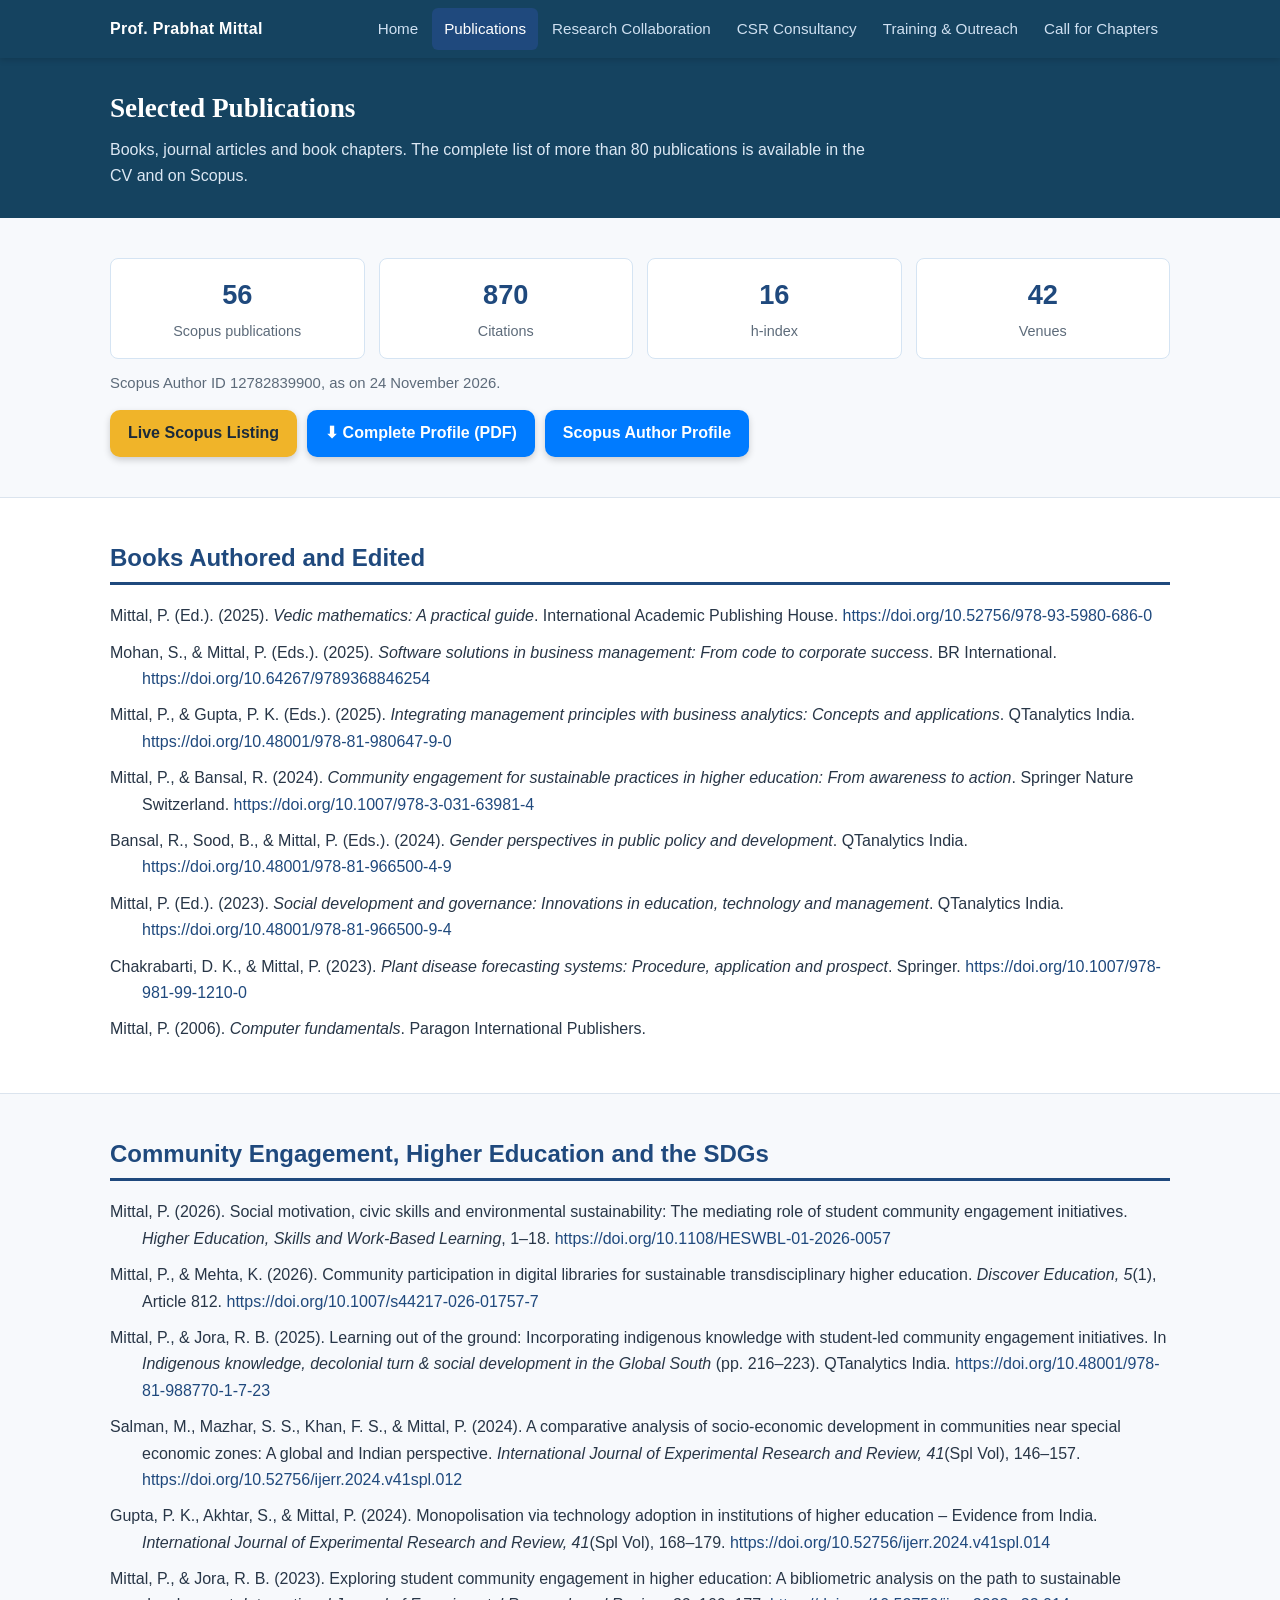
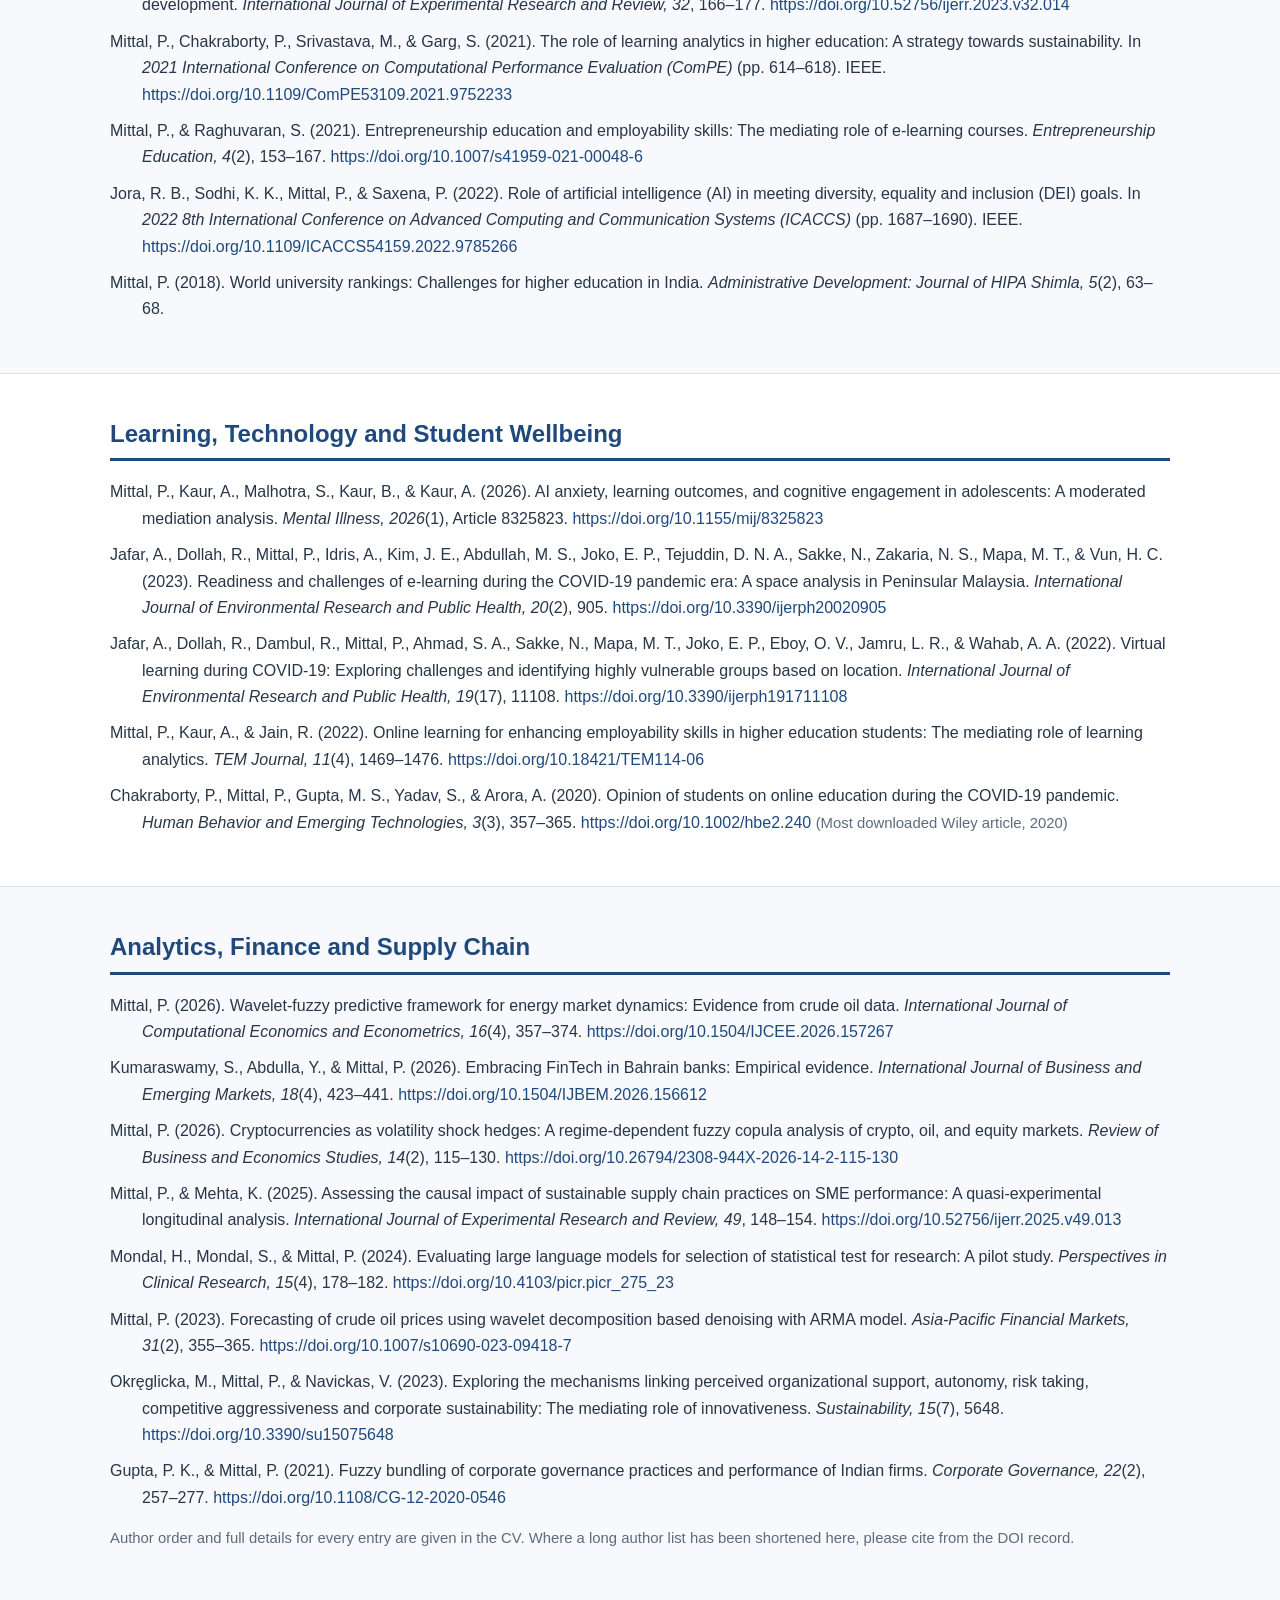
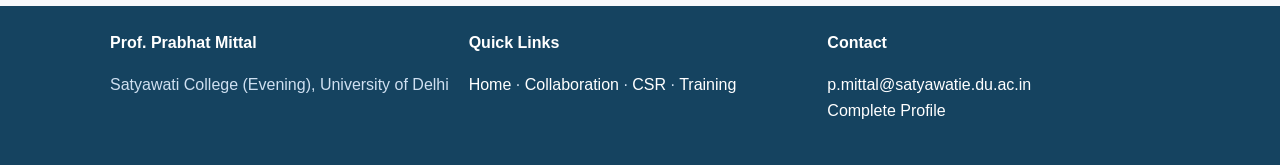
<file: publications.html>
<!DOCTYPE html>
<html lang="en">
<head>
<meta charset="UTF-8" />
<meta name="viewport" content="width=device-width, initial-scale=1" />
<title>Publications | Prof. Prabhat Mittal</title>
<meta name="description" content="Publications of Prof. Prabhat Mittal, University of Delhi: books, Scopus-indexed articles and chapters on community engagement, SDGs, analytics and finance." />


<!-- seo -->
<link rel="canonical" href="https://profmittal-tech.github.io/publications.html" />
<meta name="robots" content="index, follow, max-image-preview:large" />
<meta name="author" content="Prabhat Mittal" />
<meta name="keywords" content="Prabhat Mittal publications, Scopus, community engagement research, higher education SDGs, financial econometrics, bibliometric analysis" />
<!-- /seo -->
<!-- link preview -->
<meta property="og:type" content="website" />
<meta property="og:site_name" content="Prof. Prabhat Mittal" />
<meta property="og:title" content="Publications | Prof. Prabhat Mittal" />
<meta property="og:description" content="Publications of Prof. Prabhat Mittal, University of Delhi: books, Scopus-indexed articles and chapters on community engagement, SDGs, analytics and finance." />
<meta property="og:url" content="https://profmittal-tech.github.io/publications.html" />
<meta property="og:image" content="https://profmittal-tech.github.io/assets/img/prabhat-mittal.jpg" />
<meta name="twitter:card" content="summary" />
<!-- /link preview -->
<link rel="stylesheet" href="assets/css/style.css" />
</head>
<body>

<header class="topbar">
  <div class="wrap">
    <a class="brand" href="index.html">Prof. Prabhat Mittal</a>
    <nav>
      <ul>
        <li><a href="index.html">Home</a></li>
        <li><a class="active" href="publications.html">Publications</a></li>
        <li><a href="collaborate.html">Research Collaboration</a></li>
        <li><a href="csr-consultancy.html">CSR Consultancy</a></li>
        <li><a href="training-outreach.html">Training &amp; Outreach</a></li>
        <li><a href="call-for-book-chapters/">Call for Chapters</a></li>
      </ul>
    </nav>
  </div>
</header>

<div class="page-head">
  <div class="wrap">
    <h1>Selected Publications</h1>
    <p>Books, journal articles and book chapters. The complete list of more than 80 publications is available in the CV and on Scopus.</p>
  </div>
</div>

<section class="block">
  <div class="wrap">
    <!-- Scopus figures are typed in by hand; refresh from
         https://qtanalytics.in/scopus-search/author/12782839900 -->
    <div class="stats">
      <div class="stat"><span class="num">56</span><span class="lbl">Scopus publications</span></div>
      <div class="stat"><span class="num">870</span><span class="lbl">Citations</span></div>
      <div class="stat"><span class="num">16</span><span class="lbl">h-index</span></div>
      <div class="stat"><span class="num">42</span><span class="lbl">Venues</span></div>
    </div>
    <p class="note" style="margin-top:12px">Scopus Author ID 12782839900, as on 24 November 2026.</p>
    <div class="btn-row">
      <a class="btn gold" href="https://qtanalytics.in/scopus-search/author/12782839900" target="_blank" rel="noopener">Live Scopus Listing</a>
      <a class="btn" href="assets/docs/Prabhat-Mittal-Complete-Profile.pdf" target="_blank" rel="noopener">&#11015; Complete Profile (PDF)</a>
      <a class="btn" href="https://www.scopus.com/authid/detail.uri?authorId=12782839900" target="_blank" rel="noopener">Scopus Author Profile</a>
    </div>
  </div>
</section>

<section class="block alt">
  <div class="wrap">
    <h2>Books Authored and Edited</h2>
    <ul class="refs">
      <li>Mittal, P. (Ed.). (2025). <em>Vedic mathematics: A practical guide</em>. International Academic Publishing House. <a href="https://doi.org/10.52756/978-93-5980-686-0" target="_blank" rel="noopener">https://doi.org/10.52756/978-93-5980-686-0</a></li>
      <li>Mohan, S., &amp; Mittal, P. (Eds.). (2025). <em>Software solutions in business management: From code to corporate success</em>. BR International. <a href="https://doi.org/10.64267/9789368846254" target="_blank" rel="noopener">https://doi.org/10.64267/9789368846254</a></li>
      <li>Mittal, P., &amp; Gupta, P. K. (Eds.). (2025). <em>Integrating management principles with business analytics: Concepts and applications</em>. QTanalytics India. <a href="https://doi.org/10.48001/978-81-980647-9-0" target="_blank" rel="noopener">https://doi.org/10.48001/978-81-980647-9-0</a></li>
      <li>Mittal, P., &amp; Bansal, R. (2024). <em>Community engagement for sustainable practices in higher education: From awareness to action</em>. Springer Nature Switzerland. <a href="https://doi.org/10.1007/978-3-031-63981-4" target="_blank" rel="noopener">https://doi.org/10.1007/978-3-031-63981-4</a></li>
      <li>Bansal, R., Sood, B., &amp; Mittal, P. (Eds.). (2024). <em>Gender perspectives in public policy and development</em>. QTanalytics India. <a href="https://doi.org/10.48001/978-81-966500-4-9" target="_blank" rel="noopener">https://doi.org/10.48001/978-81-966500-4-9</a></li>
      <li>Mittal, P. (Ed.). (2023). <em>Social development and governance: Innovations in education, technology and management</em>. QTanalytics India. <a href="https://doi.org/10.48001/978-81-966500-9-4" target="_blank" rel="noopener">https://doi.org/10.48001/978-81-966500-9-4</a></li>
      <li>Chakrabarti, D. K., &amp; Mittal, P. (2023). <em>Plant disease forecasting systems: Procedure, application and prospect</em>. Springer. <a href="https://doi.org/10.1007/978-981-99-1210-0" target="_blank" rel="noopener">https://doi.org/10.1007/978-981-99-1210-0</a></li>
      <li>Mittal, P. (2006). <em>Computer fundamentals</em>. Paragon International Publishers.</li>
    </ul>
  </div>
</section>

<section class="block">
  <div class="wrap">
    <h2>Community Engagement, Higher Education and the SDGs</h2>
    <ul class="refs">
      <li>Mittal, P. (2026). Social motivation, civic skills and environmental sustainability: The mediating role of student community engagement initiatives. <em>Higher Education, Skills and Work-Based Learning</em>, 1&ndash;18. <a href="https://doi.org/10.1108/HESWBL-01-2026-0057" target="_blank" rel="noopener">https://doi.org/10.1108/HESWBL-01-2026-0057</a></li>
      <li>Mittal, P., &amp; Mehta, K. (2026). Community participation in digital libraries for sustainable transdisciplinary higher education. <em>Discover Education, 5</em>(1), Article 812. <a href="https://doi.org/10.1007/s44217-026-01757-7" target="_blank" rel="noopener">https://doi.org/10.1007/s44217-026-01757-7</a></li>
      <li>Mittal, P., &amp; Jora, R. B. (2025). Learning out of the ground: Incorporating indigenous knowledge with student-led community engagement initiatives. In <em>Indigenous knowledge, decolonial turn &amp; social development in the Global South</em> (pp. 216&ndash;223). QTanalytics India. <a href="https://doi.org/10.48001/978-81-988770-1-7-23" target="_blank" rel="noopener">https://doi.org/10.48001/978-81-988770-1-7-23</a></li>
      <li>Salman, M., Mazhar, S. S., Khan, F. S., &amp; Mittal, P. (2024). A comparative analysis of socio-economic development in communities near special economic zones: A global and Indian perspective. <em>International Journal of Experimental Research and Review, 41</em>(Spl Vol), 146&ndash;157. <a href="https://doi.org/10.52756/ijerr.2024.v41spl.012" target="_blank" rel="noopener">https://doi.org/10.52756/ijerr.2024.v41spl.012</a></li>
      <li>Gupta, P. K., Akhtar, S., &amp; Mittal, P. (2024). Monopolisation via technology adoption in institutions of higher education &ndash; Evidence from India. <em>International Journal of Experimental Research and Review, 41</em>(Spl Vol), 168&ndash;179. <a href="https://doi.org/10.52756/ijerr.2024.v41spl.014" target="_blank" rel="noopener">https://doi.org/10.52756/ijerr.2024.v41spl.014</a></li>
      <li>Mittal, P., &amp; Jora, R. B. (2023). Exploring student community engagement in higher education: A bibliometric analysis on the path to sustainable development. <em>International Journal of Experimental Research and Review, 32</em>, 166&ndash;177. <a href="https://doi.org/10.52756/ijerr.2023.v32.014" target="_blank" rel="noopener">https://doi.org/10.52756/ijerr.2023.v32.014</a></li>
      <li>Mittal, P., Chakraborty, P., Srivastava, M., &amp; Garg, S. (2021). The role of learning analytics in higher education: A strategy towards sustainability. In <em>2021 International Conference on Computational Performance Evaluation (ComPE)</em> (pp. 614&ndash;618). IEEE. <a href="https://doi.org/10.1109/ComPE53109.2021.9752233" target="_blank" rel="noopener">https://doi.org/10.1109/ComPE53109.2021.9752233</a></li>
      <li>Mittal, P., &amp; Raghuvaran, S. (2021). Entrepreneurship education and employability skills: The mediating role of e-learning courses. <em>Entrepreneurship Education, 4</em>(2), 153&ndash;167. <a href="https://doi.org/10.1007/s41959-021-00048-6" target="_blank" rel="noopener">https://doi.org/10.1007/s41959-021-00048-6</a></li>
      <li>Jora, R. B., Sodhi, K. K., Mittal, P., &amp; Saxena, P. (2022). Role of artificial intelligence (AI) in meeting diversity, equality and inclusion (DEI) goals. In <em>2022 8th International Conference on Advanced Computing and Communication Systems (ICACCS)</em> (pp. 1687&ndash;1690). IEEE. <a href="https://doi.org/10.1109/ICACCS54159.2022.9785266" target="_blank" rel="noopener">https://doi.org/10.1109/ICACCS54159.2022.9785266</a></li>
      <li>Mittal, P. (2018). World university rankings: Challenges for higher education in India. <em>Administrative Development: Journal of HIPA Shimla, 5</em>(2), 63&ndash;68.</li>
    </ul>
  </div>
</section>

<section class="block alt">
  <div class="wrap">
    <h2>Learning, Technology and Student Wellbeing</h2>
    <ul class="refs">
      <li>Mittal, P., Kaur, A., Malhotra, S., Kaur, B., &amp; Kaur, A. (2026). AI anxiety, learning outcomes, and cognitive engagement in adolescents: A moderated mediation analysis. <em>Mental Illness, 2026</em>(1), Article 8325823. <a href="https://doi.org/10.1155/mij/8325823" target="_blank" rel="noopener">https://doi.org/10.1155/mij/8325823</a></li>
      <li>Jafar, A., Dollah, R., Mittal, P., Idris, A., Kim, J. E., Abdullah, M. S., Joko, E. P., Tejuddin, D. N. A., Sakke, N., Zakaria, N. S., Mapa, M. T., &amp; Vun, H. C. (2023). Readiness and challenges of e-learning during the COVID-19 pandemic era: A space analysis in Peninsular Malaysia. <em>International Journal of Environmental Research and Public Health, 20</em>(2), 905. <a href="https://doi.org/10.3390/ijerph20020905" target="_blank" rel="noopener">https://doi.org/10.3390/ijerph20020905</a></li>
      <li>Jafar, A., Dollah, R., Dambul, R., Mittal, P., Ahmad, S. A., Sakke, N., Mapa, M. T., Joko, E. P., Eboy, O. V., Jamru, L. R., &amp; Wahab, A. A. (2022). Virtual learning during COVID-19: Exploring challenges and identifying highly vulnerable groups based on location. <em>International Journal of Environmental Research and Public Health, 19</em>(17), 11108. <a href="https://doi.org/10.3390/ijerph191711108" target="_blank" rel="noopener">https://doi.org/10.3390/ijerph191711108</a></li>
      <li>Mittal, P., Kaur, A., &amp; Jain, R. (2022). Online learning for enhancing employability skills in higher education students: The mediating role of learning analytics. <em>TEM Journal, 11</em>(4), 1469&ndash;1476. <a href="https://doi.org/10.18421/TEM114-06" target="_blank" rel="noopener">https://doi.org/10.18421/TEM114-06</a></li>
      <li>Chakraborty, P., Mittal, P., Gupta, M. S., Yadav, S., &amp; Arora, A. (2020). Opinion of students on online education during the COVID-19 pandemic. <em>Human Behavior and Emerging Technologies, 3</em>(3), 357&ndash;365. <a href="https://doi.org/10.1002/hbe2.240" target="_blank" rel="noopener">https://doi.org/10.1002/hbe2.240</a> <span class="note">(Most downloaded Wiley article, 2020)</span></li>
    </ul>
  </div>
</section>

<section class="block">
  <div class="wrap">
    <h2>Analytics, Finance and Supply Chain</h2>
    <ul class="refs">
      <li>Mittal, P. (2026). Wavelet-fuzzy predictive framework for energy market dynamics: Evidence from crude oil data. <em>International Journal of Computational Economics and Econometrics, 16</em>(4), 357&ndash;374. <a href="https://doi.org/10.1504/IJCEE.2026.157267" target="_blank" rel="noopener">https://doi.org/10.1504/IJCEE.2026.157267</a></li>
      <li>Kumaraswamy, S., Abdulla, Y., &amp; Mittal, P. (2026). Embracing FinTech in Bahrain banks: Empirical evidence. <em>International Journal of Business and Emerging Markets, 18</em>(4), 423&ndash;441. <a href="https://doi.org/10.1504/IJBEM.2026.156612" target="_blank" rel="noopener">https://doi.org/10.1504/IJBEM.2026.156612</a></li>
      <li>Mittal, P. (2026). Cryptocurrencies as volatility shock hedges: A regime-dependent fuzzy copula analysis of crypto, oil, and equity markets. <em>Review of Business and Economics Studies, 14</em>(2), 115&ndash;130. <a href="https://doi.org/10.26794/2308-944X-2026-14-2-115-130" target="_blank" rel="noopener">https://doi.org/10.26794/2308-944X-2026-14-2-115-130</a></li>
      <li>Mittal, P., &amp; Mehta, K. (2025). Assessing the causal impact of sustainable supply chain practices on SME performance: A quasi-experimental longitudinal analysis. <em>International Journal of Experimental Research and Review, 49</em>, 148&ndash;154. <a href="https://doi.org/10.52756/ijerr.2025.v49.013" target="_blank" rel="noopener">https://doi.org/10.52756/ijerr.2025.v49.013</a></li>
      <li>Mondal, H., Mondal, S., &amp; Mittal, P. (2024). Evaluating large language models for selection of statistical test for research: A pilot study. <em>Perspectives in Clinical Research, 15</em>(4), 178&ndash;182. <a href="https://doi.org/10.4103/picr.picr_275_23" target="_blank" rel="noopener">https://doi.org/10.4103/picr.picr_275_23</a></li>
      <li>Mittal, P. (2023). Forecasting of crude oil prices using wavelet decomposition based denoising with ARMA model. <em>Asia-Pacific Financial Markets, 31</em>(2), 355&ndash;365. <a href="https://doi.org/10.1007/s10690-023-09418-7" target="_blank" rel="noopener">https://doi.org/10.1007/s10690-023-09418-7</a></li>
      <li>Okr&#281;glicka, M., Mittal, P., &amp; Navickas, V. (2023). Exploring the mechanisms linking perceived organizational support, autonomy, risk taking, competitive aggressiveness and corporate sustainability: The mediating role of innovativeness. <em>Sustainability, 15</em>(7), 5648. <a href="https://doi.org/10.3390/su15075648" target="_blank" rel="noopener">https://doi.org/10.3390/su15075648</a></li>
      <li>Gupta, P. K., &amp; Mittal, P. (2021). Fuzzy bundling of corporate governance practices and performance of Indian firms. <em>Corporate Governance, 22</em>(2), 257&ndash;277. <a href="https://doi.org/10.1108/CG-12-2020-0546" target="_blank" rel="noopener">https://doi.org/10.1108/CG-12-2020-0546</a></li>
    </ul>
    <p class="note">Author order and full details for every entry are given in the CV. Where a long author list has been shortened here, please cite from the DOI record.</p>
  </div>
</section>

<footer class="site-footer">
  <div class="wrap cols">
    <div>
      <h4>Prof. Prabhat Mittal</h4>
      <p>Satyawati College (Evening), University of Delhi</p>
    </div>
    <div>
      <h4>Quick Links</h4>
      <p><a href="index.html">Home</a> &middot; <a href="collaborate.html">Collaboration</a> &middot; <a href="csr-consultancy.html">CSR</a> &middot; <a href="training-outreach.html">Training</a></p>
    </div>
    <div>
      <h4>Contact</h4>
      <p><a href="mailto:p.mittal@satyawatie.du.ac.in">p.mittal@satyawatie.du.ac.in</a><br />
        <a href="assets/docs/Prabhat-Mittal-Complete-Profile.pdf" target="_blank" rel="noopener">Complete Profile</a></p>
    </div>
  </div>
</footer>

</body>
</html>
</file>
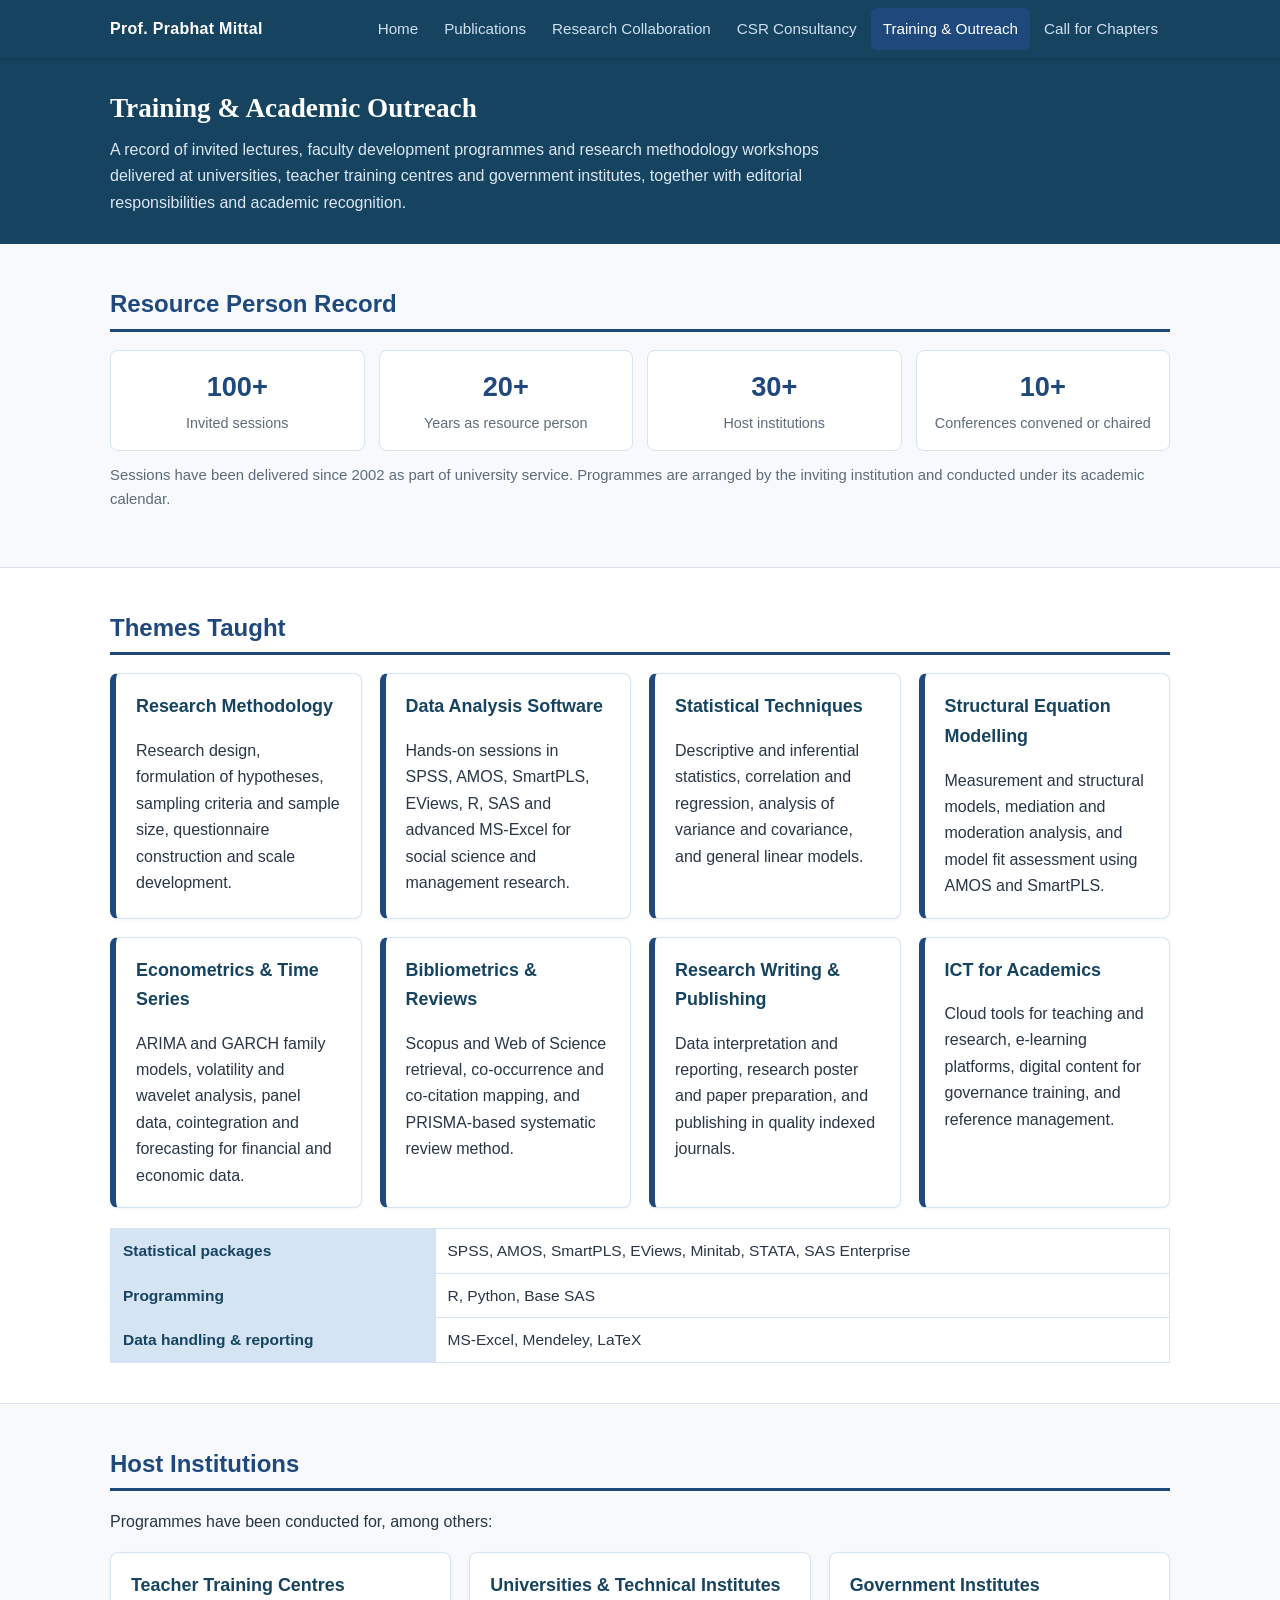
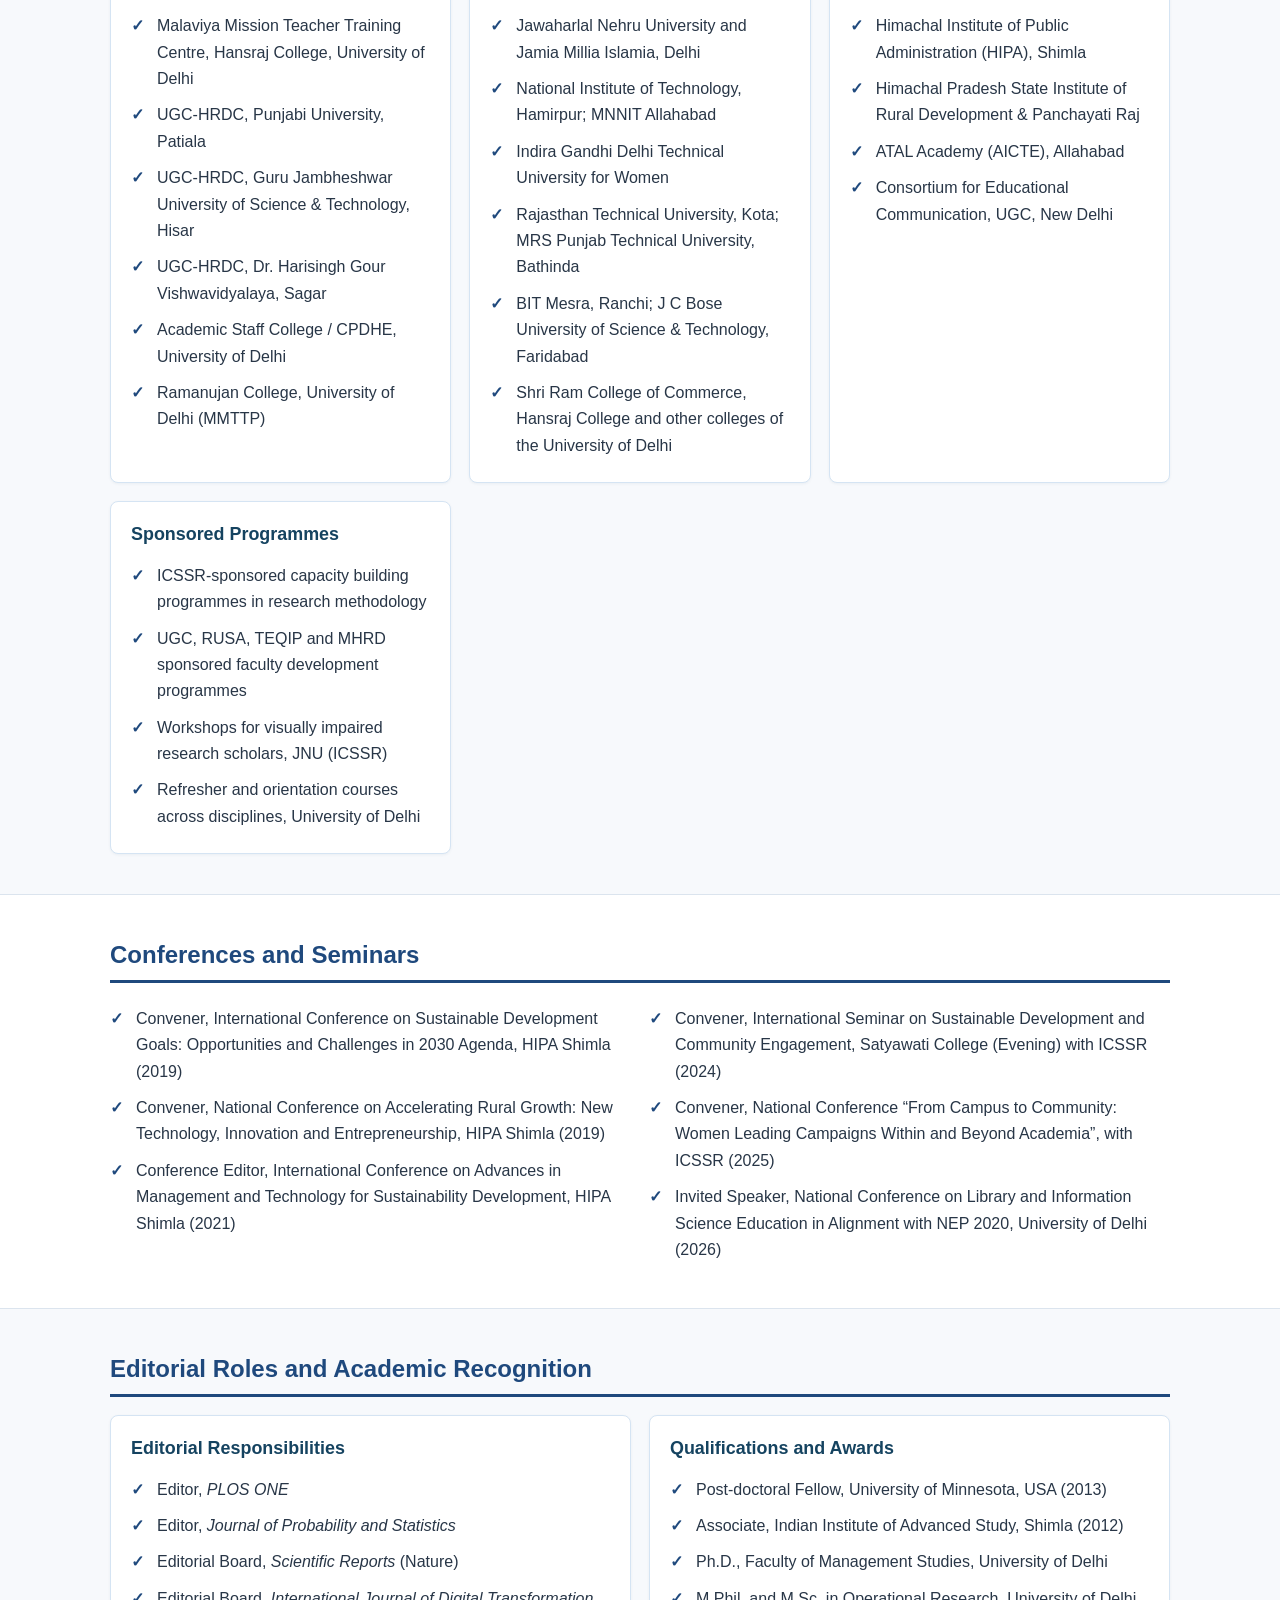
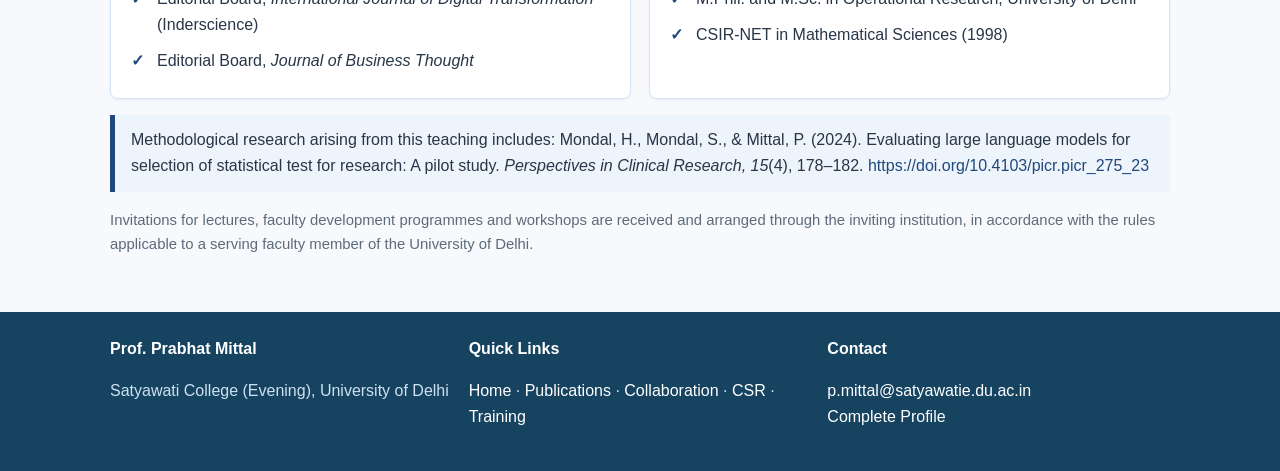
<file: training-outreach.html>
<!DOCTYPE html>
<html lang="en">
<head>
<meta charset="UTF-8" />
<meta name="viewport" content="width=device-width, initial-scale=1" />
<title>Training &amp; Academic Outreach | Prof. Prabhat Mittal</title>
<meta name="description" content="Record of invited lectures, faculty development programmes and research methodology workshops delivered by Prof. Prabhat Mittal, University of Delhi." />


<!-- seo -->
<link rel="canonical" href="https://profmittal-tech.github.io/training-outreach.html" />
<meta name="robots" content="index, follow, max-image-preview:large" />
<meta name="author" content="Prabhat Mittal" />
<meta name="keywords" content="faculty development programme, research methodology workshop, SPSS AMOS SmartPLS training, structural equation modelling, data analysis workshop, invited lectures" />
<!-- /seo -->
<!-- link preview -->
<meta property="og:type" content="website" />
<meta property="og:site_name" content="Prof. Prabhat Mittal" />
<meta property="og:title" content="Training &amp; Academic Outreach | Prof. Prabhat Mittal" />
<meta property="og:description" content="Record of invited lectures, faculty development programmes and research methodology workshops delivered by Prof. Prabhat Mittal, University of Delhi." />
<meta property="og:url" content="https://profmittal-tech.github.io/training-outreach.html" />
<meta property="og:image" content="https://profmittal-tech.github.io/assets/img/prabhat-mittal.jpg" />
<meta name="twitter:card" content="summary" />
<!-- /link preview -->
<link rel="stylesheet" href="assets/css/style.css" />
</head>
<body>

<header class="topbar">
  <div class="wrap">
    <a class="brand" href="index.html">Prof. Prabhat Mittal</a>
    <nav>
      <ul>
        <li><a href="index.html">Home</a></li>
        <li><a href="publications.html">Publications</a></li>
        <li><a href="collaborate.html">Research Collaboration</a></li>
        <li><a href="csr-consultancy.html">CSR Consultancy</a></li>
        <li><a class="active" href="training-outreach.html">Training &amp; Outreach</a></li>
        <li><a href="call-for-book-chapters/">Call for Chapters</a></li>
      </ul>
    </nav>
  </div>
</header>

<div class="page-head">
  <div class="wrap">
    <h1>Training &amp; Academic Outreach</h1>
    <p>A record of invited lectures, faculty development programmes and research methodology workshops delivered at universities, teacher training centres and government institutes, together with editorial responsibilities and academic recognition.</p>
  </div>
</div>

<section class="block">
  <div class="wrap">
    <h2>Resource Person Record</h2>
    <div class="stats">
      <div class="stat"><span class="num">100+</span><span class="lbl">Invited sessions</span></div>
      <div class="stat"><span class="num">20+</span><span class="lbl">Years as resource person</span></div>
      <div class="stat"><span class="num">30+</span><span class="lbl">Host institutions</span></div>
      <div class="stat"><span class="num">10+</span><span class="lbl">Conferences convened or chaired</span></div>
    </div>
    <p class="note" style="margin-top:12px">Sessions have been delivered since 2002 as part of university service. Programmes are arranged by the inviting institution and conducted under its academic calendar.</p>
  </div>
</section>

<section class="block alt">
  <div class="wrap">
    <h2>Themes Taught</h2>
    <div class="grid grid-4">

      <div class="card accent">
        <h3>Research Methodology</h3>
        <p>Research design, formulation of hypotheses, sampling criteria and sample size, questionnaire construction and scale development.</p>
      </div>

      <div class="card accent">
        <h3>Data Analysis Software</h3>
        <p>Hands-on sessions in SPSS, AMOS, SmartPLS, EViews, R, SAS and advanced MS-Excel for social science and management research.</p>
      </div>

      <div class="card accent">
        <h3>Statistical Techniques</h3>
        <p>Descriptive and inferential statistics, correlation and regression, analysis of variance and covariance, and general linear models.</p>
      </div>

      <div class="card accent">
        <h3>Structural Equation Modelling</h3>
        <p>Measurement and structural models, mediation and moderation analysis, and model fit assessment using AMOS and SmartPLS.</p>
      </div>

      <div class="card accent">
        <h3>Econometrics &amp; Time Series</h3>
        <p>ARIMA and GARCH family models, volatility and wavelet analysis, panel data, cointegration and forecasting for financial and economic data.</p>
      </div>

      <div class="card accent">
        <h3>Bibliometrics &amp; Reviews</h3>
        <p>Scopus and Web of Science retrieval, co-occurrence and co-citation mapping, and PRISMA-based systematic review method.</p>
      </div>

      <div class="card accent">
        <h3>Research Writing &amp; Publishing</h3>
        <p>Data interpretation and reporting, research poster and paper preparation, and publishing in quality indexed journals.</p>
      </div>

      <div class="card accent">
        <h3>ICT for Academics</h3>
        <p>Cloud tools for teaching and research, e-learning platforms, digital content for governance training, and reference management.</p>
      </div>

    </div>

    <div class="table-scroll" style="margin-top:20px">
      <table>
        <tr><th>Statistical packages</th><td>SPSS, AMOS, SmartPLS, EViews, Minitab, STATA, SAS Enterprise</td></tr>
        <tr><th>Programming</th><td>R, Python, Base SAS</td></tr>
        <tr><th>Data handling &amp; reporting</th><td>MS-Excel, Mendeley, LaTeX</td></tr>
      </table>
    </div>
  </div>
</section>

<section class="block">
  <div class="wrap">
    <h2>Host Institutions</h2>
    <p>Programmes have been conducted for, among others:</p>
    <div class="grid grid-2">
      <div class="card">
        <h3>Teacher Training Centres</h3>
        <ul class="checks">
          <li>Malaviya Mission Teacher Training Centre, Hansraj College, University of Delhi</li>
          <li>UGC-HRDC, Punjabi University, Patiala</li>
          <li>UGC-HRDC, Guru Jambheshwar University of Science &amp; Technology, Hisar</li>
          <li>UGC-HRDC, Dr. Harisingh Gour Vishwavidyalaya, Sagar</li>
          <li>Academic Staff College / CPDHE, University of Delhi</li>
          <li>Ramanujan College, University of Delhi (MMTTP)</li>
        </ul>
      </div>
      <div class="card">
        <h3>Universities &amp; Technical Institutes</h3>
        <ul class="checks">
          <li>Jawaharlal Nehru University and Jamia Millia Islamia, Delhi</li>
          <li>National Institute of Technology, Hamirpur; MNNIT Allahabad</li>
          <li>Indira Gandhi Delhi Technical University for Women</li>
          <li>Rajasthan Technical University, Kota; MRS Punjab Technical University, Bathinda</li>
          <li>BIT Mesra, Ranchi; J C Bose University of Science &amp; Technology, Faridabad</li>
          <li>Shri Ram College of Commerce, Hansraj College and other colleges of the University of Delhi</li>
        </ul>
      </div>
      <div class="card">
        <h3>Government Institutes</h3>
        <ul class="checks">
          <li>Himachal Institute of Public Administration (HIPA), Shimla</li>
          <li>Himachal Pradesh State Institute of Rural Development &amp; Panchayati Raj</li>
          <li>ATAL Academy (AICTE), Allahabad</li>
          <li>Consortium for Educational Communication, UGC, New Delhi</li>
        </ul>
      </div>
      <div class="card">
        <h3>Sponsored Programmes</h3>
        <ul class="checks">
          <li>ICSSR-sponsored capacity building programmes in research methodology</li>
          <li>UGC, RUSA, TEQIP and MHRD sponsored faculty development programmes</li>
          <li>Workshops for visually impaired research scholars, JNU (ICSSR)</li>
          <li>Refresher and orientation courses across disciplines, University of Delhi</li>
        </ul>
      </div>
    </div>
  </div>
</section>

<section class="block alt">
  <div class="wrap">
    <h2>Conferences and Seminars</h2>
    <div class="grid grid-2">
      <div>
        <ul class="checks">
          <li>Convener, International Conference on Sustainable Development Goals: Opportunities and Challenges in 2030 Agenda, HIPA Shimla (2019)</li>
          <li>Convener, National Conference on Accelerating Rural Growth: New Technology, Innovation and Entrepreneurship, HIPA Shimla (2019)</li>
          <li>Conference Editor, International Conference on Advances in Management and Technology for Sustainability Development, HIPA Shimla (2021)</li>
        </ul>
      </div>
      <div>
        <ul class="checks">
          <li>Convener, International Seminar on Sustainable Development and Community Engagement, Satyawati College (Evening) with ICSSR (2024)</li>
          <li>Convener, National Conference &ldquo;From Campus to Community: Women Leading Campaigns Within and Beyond Academia&rdquo;, with ICSSR (2025)</li>
          <li>Invited Speaker, National Conference on Library and Information Science Education in Alignment with NEP 2020, University of Delhi (2026)</li>
        </ul>
      </div>
    </div>
  </div>
</section>

<section class="block">
  <div class="wrap">
    <h2>Editorial Roles and Academic Recognition</h2>
    <div class="grid grid-2">
      <div class="card">
        <h3>Editorial Responsibilities</h3>
        <ul class="checks">
          <li>Editor, <em>PLOS ONE</em></li>
          <li>Editor, <em>Journal of Probability and Statistics</em></li>
          <li>Editorial Board, <em>Scientific Reports</em> (Nature)</li>
          <li>Editorial Board, <em>International Journal of Digital Transformation</em> (Inderscience)</li>
          <li>Editorial Board, <em>Journal of Business Thought</em></li>
        </ul>
      </div>
      <div class="card">
        <h3>Qualifications and Awards</h3>
        <ul class="checks">
          <li>Post-doctoral Fellow, University of Minnesota, USA (2013)</li>
          <li>Associate, Indian Institute of Advanced Study, Shimla (2012)</li>
          <li>Ph.D., Faculty of Management Studies, University of Delhi</li>
          <li>M.Phil. and M.Sc. in Operational Research, University of Delhi</li>
          <li>CSIR-NET in Mathematical Sciences (1998)</li>
        </ul>
      </div>
    </div>

    <div class="highlight">
      Methodological research arising from this teaching includes: Mondal, H., Mondal, S., &amp; Mittal, P. (2024). Evaluating large language models for selection of statistical test for research: A pilot study. <em>Perspectives in Clinical Research, 15</em>(4), 178&ndash;182.
      <a href="https://doi.org/10.4103/picr.picr_275_23" target="_blank" rel="noopener">https://doi.org/10.4103/picr.picr_275_23</a>
    </div>

    <p class="note">Invitations for lectures, faculty development programmes and workshops are received and arranged through the inviting institution, in accordance with the rules applicable to a serving faculty member of the University of Delhi.</p>
  </div>
</section>

<footer class="site-footer">
  <div class="wrap cols">
    <div>
      <h4>Prof. Prabhat Mittal</h4>
      <p>Satyawati College (Evening), University of Delhi</p>
    </div>
    <div>
      <h4>Quick Links</h4>
      <p><a href="index.html">Home</a> &middot; <a href="publications.html">Publications</a> &middot; <a href="collaborate.html">Collaboration</a> &middot; <a href="csr-consultancy.html">CSR</a> &middot; <a href="training-outreach.html">Training</a></p>
    </div>
    <div>
      <h4>Contact</h4>
      <p><a href="mailto:p.mittal@satyawatie.du.ac.in">p.mittal@satyawatie.du.ac.in</a><br />
        <a href="assets/docs/Prabhat-Mittal-Complete-Profile.pdf" target="_blank" rel="noopener">Complete Profile</a></p>
    </div>
  </div>
</footer>

</body>
</html>
</file>
<file: assets/css/style.css>
/* ==========================================================
   Prof. Prabhat Mittal — academic profile site
   Blue theme, matching the Call for Book Chapters site.
   ========================================================== */

:root {
  --navy: #154360;
  --blue: #1f497d;
  --blue-light: #d5e4f3;
  --blue-pale: #eef4fb;
  --ground: #f7f9fc;
  --ink: #283647;
  --muted: #5d6b7a;
  --gold: #f0b429;
  --button: #007bff;
  --button-hover: #00008b;
  --line: #dbe4ee;
}

* { box-sizing: border-box; }
html { scroll-behavior: smooth; scroll-padding-top: 70px; }

body {
  margin: 0;
  font-family: 'Segoe UI', Tahoma, Geneva, Verdana, sans-serif;
  background: var(--ground);
  color: var(--ink);
  line-height: 1.65;
}

a { color: var(--blue); text-decoration: none; }
a:hover { text-decoration: underline; }
img { max-width: 100%; }
p, li { font-size: 1rem; }

.wrap { max-width: 1100px; margin: 0 auto; padding: 0 20px; }

/* ---------- Top bar ---------- */
.topbar { position: sticky; top: 0; z-index: 40; background: var(--navy); box-shadow: 0 2px 6px rgba(0,0,0,.15); }
.topbar .wrap { display: flex; align-items: center; justify-content: space-between; gap: 12px; min-height: 58px; flex-wrap: wrap; }
.topbar .brand { color: #fff; font-weight: 700; letter-spacing: .3px; }
.topbar .brand:hover { text-decoration: none; }
.topbar nav ul { list-style: none; display: flex; flex-wrap: wrap; gap: 2px; margin: 0; padding: 0; }
.topbar nav a { display: block; padding: 8px 12px; color: #cfe0f1; border-radius: 6px; font-size: .95rem; }
.topbar nav a:hover { background: rgba(255,255,255,.12); color: #fff; text-decoration: none; }
.topbar nav a.active { background: var(--blue); color: #fff; }

/* ---------- Hero ---------- */
.hero { background: linear-gradient(135deg, #154360 0%, #1f497d 100%); color: #fff; padding: 42px 0; }
.hero .wrap { display: flex; gap: 30px; align-items: center; flex-wrap: wrap; }
.hero img.portrait {
  width: 170px; height: 200px; object-fit: cover; object-position: top center;
  border: 4px solid rgba(255,255,255,.35); border-radius: 10px; background: #fff; flex: 0 0 auto;
}
.hero h1 { margin: 0 0 6px; font-size: 2rem; font-family: Georgia, 'Times New Roman', serif; }
.hero .role { margin: 0 0 10px; font-size: 1.05rem; color: #dce8f4; }
.hero .tagline { margin: 0 0 14px; color: #cfe0f1; max-width: 640px; }
.hero .hero-text { flex: 1 1 420px; }

.idlinks { display: flex; flex-wrap: wrap; gap: 8px; margin-top: 10px; }
.idlinks a {
  background: rgba(255,255,255,.14); border: 1px solid rgba(255,255,255,.3);
  color: #fff; padding: 4px 12px; border-radius: 999px; font-size: .86rem;
}
.idlinks a:hover { background: rgba(255,255,255,.26); text-decoration: none; }

/* ---------- Page header (inner pages) ---------- */
.page-head { background: var(--navy); color: #fff; padding: 28px 0; }
.page-head h1 { margin: 0 0 6px; font-size: 1.7rem; font-family: Georgia, 'Times New Roman', serif; }
.page-head p { margin: 0; color: #dce8f4; max-width: 760px; }

/* ---------- Sections ---------- */
section.block { padding: 40px 0; }
section.block.alt { background: #fff; border-top: 1px solid var(--line); border-bottom: 1px solid var(--line); }
h2 { color: var(--blue); border-bottom: 3px solid var(--blue); padding-bottom: 5px; font-size: 1.5rem; margin: 0 0 18px; }
h3 { color: var(--navy); font-size: 1.12rem; margin: 0 0 8px; }

.grid { display: grid; gap: 18px; }
.grid-2 { grid-template-columns: repeat(auto-fit, minmax(290px, 1fr)); }
.grid-3 { grid-template-columns: repeat(auto-fit, minmax(250px, 1fr)); }
.grid-4 { grid-template-columns: repeat(auto-fit, minmax(215px, 1fr)); }
.grid.fixed-2 { grid-template-columns: repeat(2, 1fr); }
.grid.fixed-3 { grid-template-columns: repeat(3, 1fr); }
@media (max-width: 900px) { .grid.fixed-3 { grid-template-columns: repeat(2, 1fr); } }
@media (max-width: 620px) { .grid.fixed-3 { grid-template-columns: 1fr; } }
@media (max-width: 700px) { .grid.fixed-2 { grid-template-columns: 1fr; } }

.card {
  background: #fff; border: 1px solid var(--blue-light); border-radius: 8px;
  padding: 18px 20px; box-shadow: 0 1px 3px rgba(21,67,96,.06);
}
.card.accent { border-left: 6px solid var(--blue); }
.card p:last-child { margin-bottom: 0; }

.highlight { background: var(--blue-pale); border-left: 5px solid var(--blue); padding: 12px 16px; margin: 16px 0; }
.note { color: var(--muted); font-size: .93rem; }

/* ---------- Buttons ---------- */
.btn {
  display: inline-block; background: var(--button); color: #fff; font-weight: bold;
  padding: 10px 18px; border-radius: 10px; box-shadow: 0 3px 7px rgba(0,0,0,.18);
  transition: background .25s ease, transform .2s ease;
}
.btn:hover { background: var(--button-hover); color: #fff; text-decoration: none; transform: scale(1.03); }
.btn.gold { background: var(--gold); color: #1b2a3a; }
.btn.gold:hover { background: #ffc94d; color: #1b2a3a; }
.btn.ghost { background: transparent; border: 2px solid #fff; box-shadow: none; }
.btn.ghost:hover { background: rgba(255,255,255,.15); }
.btn-row { display: flex; flex-wrap: wrap; gap: 10px; margin-top: 14px; }

/* ---------- Lists ---------- */
ul.checks { list-style: none; padding: 0; margin: 0; }
ul.checks li { position: relative; padding: 5px 0 5px 26px; }
ul.checks li::before { content: "\2713"; position: absolute; left: 0; top: 5px; color: var(--blue); font-weight: bold; }

ul.refs { list-style: none; padding-left: 0; margin: 0; }
ul.refs li { padding-left: 2em; text-indent: -2em; margin-bottom: 10px; }
ul.refs a { word-break: break-word; }

/* ---------- Timeline (projects) ---------- */
.project { border-left: 4px solid var(--blue-light); padding: 0 0 18px 18px; position: relative; }
.project::before {
  content: ""; position: absolute; left: -9px; top: 6px; width: 14px; height: 14px;
  background: var(--blue); border-radius: 50%; border: 3px solid #fff;
}
.project .years { font-weight: bold; color: var(--blue); font-size: .9rem; letter-spacing: .5px; }
.project h3 { margin: 2px 0 4px; font-size: 1.05rem; }
.project p { margin: 0; color: var(--muted); font-size: .95rem; }

/* ---------- Book card (cover + text) ---------- */
.book-card { display: flex; gap: 18px; align-items: flex-start; }
.book-card img {
  width: 120px; flex: 0 0 auto; border: 1px solid var(--line);
  border-radius: 4px; box-shadow: 0 2px 8px rgba(21,67,96,.18);
}
.book-card h3 { margin-top: 0; }
.book-card .sub { color: var(--muted); margin-top: 0; }
.book-card.feature { align-items: center; padding: 22px; }
.book-card.feature img { width: 132px; }
@media (max-width: 560px) { .book-card { flex-direction: column; } .book-card img { width: 110px; } }

/* ---------- Stats ---------- */
.stats { display: grid; grid-template-columns: repeat(auto-fit, minmax(150px, 1fr)); gap: 14px; }
.stat { background: #fff; border: 1px solid var(--blue-light); border-radius: 8px; padding: 14px; text-align: center; }
.stat .num { display: block; font-size: 1.7rem; font-weight: bold; color: var(--blue); }
.stat .lbl { font-size: .9rem; color: var(--muted); }
.stats.two-col { grid-template-columns: repeat(2, 1fr); }

/* ---------- Tables ---------- */
.table-scroll { overflow-x: auto; }
table { width: 100%; border-collapse: collapse; background: #fff; }
th, td { border: 1px solid var(--blue-light); padding: 9px 12px; text-align: left; font-size: .97rem; }
th { background: var(--blue-light); color: var(--navy); }

/* ---------- Footer ---------- */
footer.site-footer { background: var(--navy); color: #cfe0f1; padding: 24px 0; font-size: .93rem; }
footer.site-footer a { color: #fff; }
footer.site-footer .cols { display: grid; grid-template-columns: repeat(auto-fit, minmax(230px, 1fr)); gap: 16px; }
footer.site-footer h4 { margin: 0 0 6px; color: #fff; font-size: 1rem; }

/* ---------- Mobile ---------- */
@media (max-width: 820px) {
  .topbar .wrap { min-height: 0; padding-top: 8px; padding-bottom: 8px; }
  .topbar nav ul { gap: 0; }
  .hero { padding: 28px 0; }
  .hero img.portrait { width: 130px; height: 155px; }
  .hero h1 { font-size: 1.5rem; }
}
</file>
